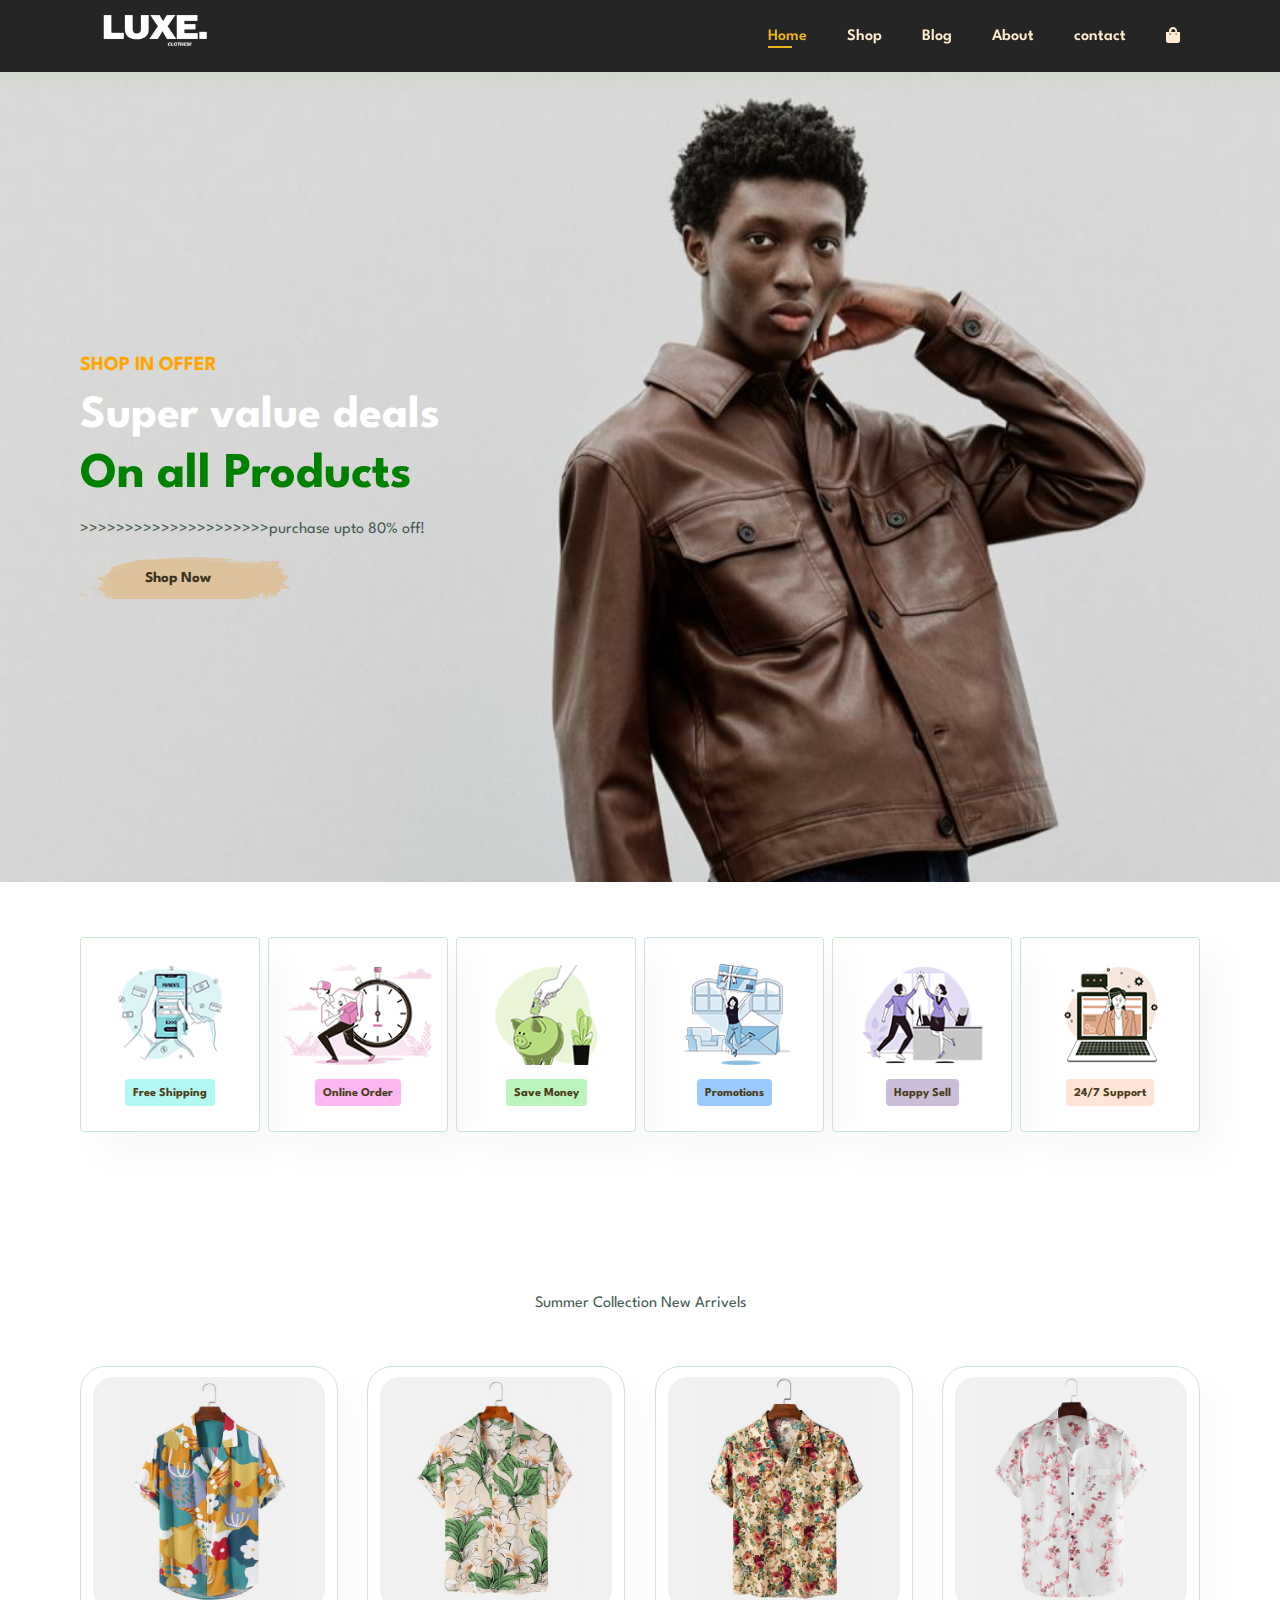
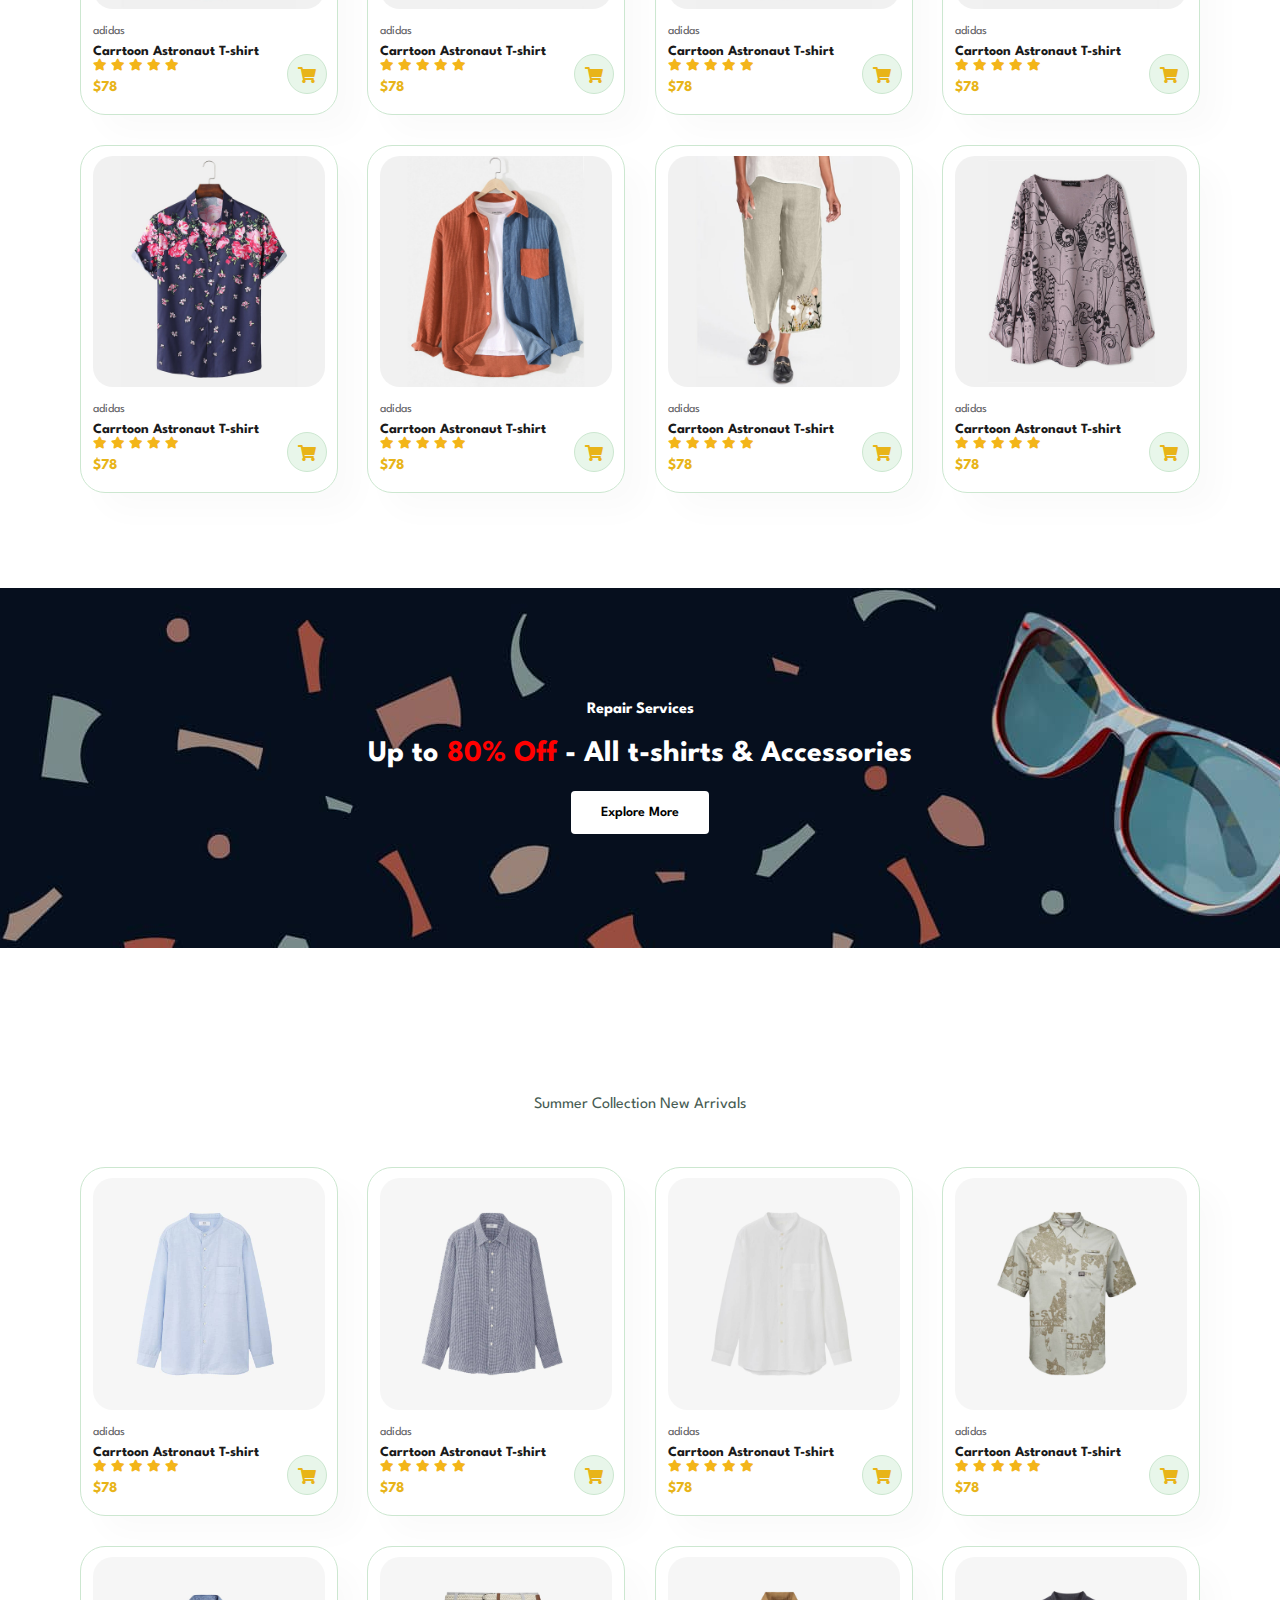
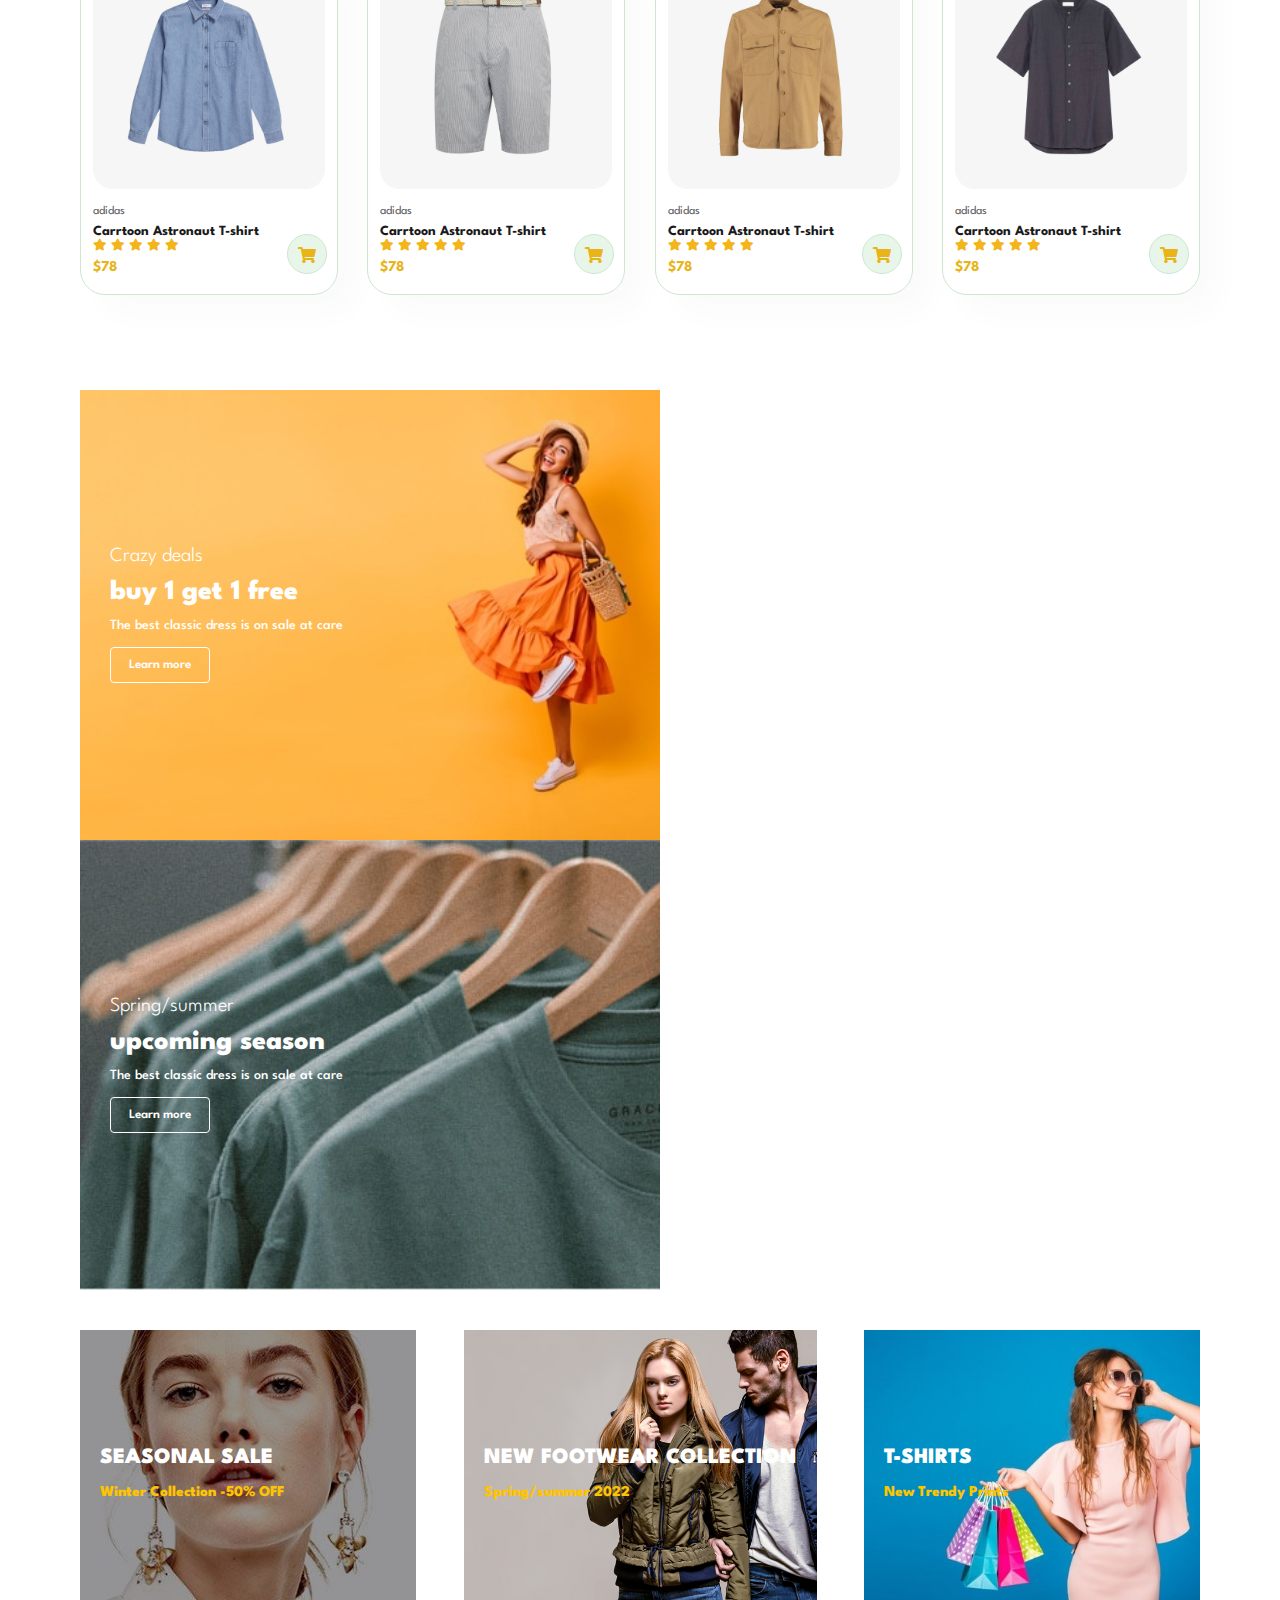
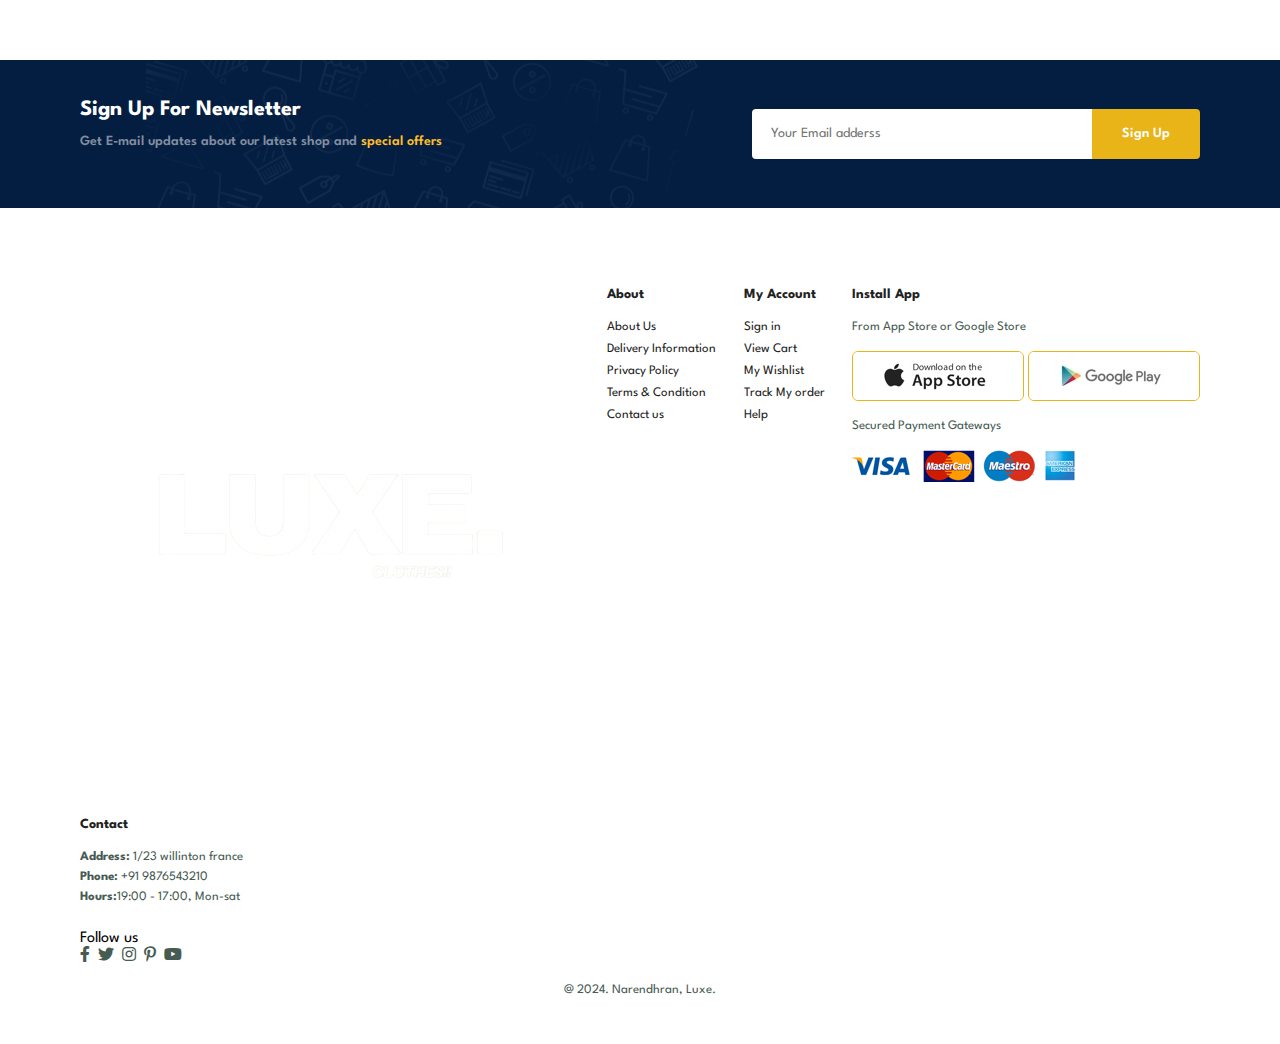
<file: index.html>
<!DOCTYPE html>
<html lang="en">
<head>
    <meta charset="UTF-8">
    <meta http-equiv="X-UA-Compatible" content="IE=edge">
    <meta name="viewport" content="width=device-width, initial-scale=1.0">
    <link rel="stylesheet" href="style.css">
    <link rel="stylesheet" href="https://use.fontawesome.com/releases/v5.15.4/css/all.css"/>
    <title>Cara</title>
    <link rel="shortcut icon" type="x-icon" href="./img/logoc.png">
</head>
<body>
    
    <section id="header">
        <a href="http://">
            <div class="logo">
                <img src="img/logo.png" class="logo" alt="" width="150">
            </div>
        </a>
        <div>
            <ul id="navbar">
                <li><a  class="active" href="index.html">Home</a></li>
                <li><a href="shop.html">Shop</a></li>
                <li><a href="blog.html">Blog</a></li>
                <li><a href="about.html">About</a></li>
                <li><a href="contact.html">contact</a></li>
                <li id="lg-bag"><a href="cart.html"><i class="fas fa-shopping-bag"></i></a></li>
                <a href="#" id="close"><i class="fa fa-times"></i></a>
            </ul>
        </div>
        <div id="mobile">
            <a href="cart.html"><i class="fas fa-shopping-bag"></i></a>
            <i id="bar" class="fas fa-outdent"></i>
        </div>
    </section>

    <section id="hero" >
        <h4>SHOP IN OFFER</h4>
        <h2>Super value deals</h2>
        <h1>On all Products</h1>
        <p>>>>>>>>>>>>>>>>>>>>>>purchase upto 80% off!</p>
        <button onclick="window.location.href='shop.html';">Shop Now</button>
    </section>

    <section id="feature" class="section-p1" >
        <div class="fe-box">
            <img src="img/features/f1.png" alt="">
            <h6>Free Shipping</h6>
        </div>
        <div class="fe-box">
            <img src="img/features/f2.png" alt="">
            <h6>Online Order</h6>
        </div>
        <div class="fe-box">
            <img src="img/features/f3.png" alt="">
            <h6>Save Money</h6>
        </div>
        <div class="fe-box">
            <img src="img/features/f4.png" alt="">
            <h6>Promotions</h6>
        </div>
        <div class="fe-box">
            <img src="img/features/f5.png" alt="">
            <h6>Happy Sell </h6>
        </div>
        <div class="fe-box">
            <img src="img/features/f6.png" alt="">
            <h6>24/7 Support</h6>
        </div>
    </section>

    <section id="product1" class="section-p1" >
        
        <h2>Featured Products</h2>
        <p>Summer Collection New Arrivels</p>
        <div class="pro-container">
            <div class="pro" onclick="window.location.href='sproduct.html';">
                <img src="img/products/f1.jpg" alt="">
                <div class="des">
                    <span>adidas</span>
                    <h5>Carrtoon Astronaut T-shirt</h5>
                    <div class="star">
                        <i class="fas fa-star"></i>
                        <i class="fas fa-star"></i>
                        <i class="fas fa-star"></i>
                        <i class="fas fa-star"></i>
                        <i class="fas fa-star"></i>
                    </div>
                    <h4>$78</h4>
                </div>
                <a href="#"><i class="fa fa-shopping-cart cart"></i></a>
            </div>
            <div class="pro">
                <img src="img/products/f2.jpg" alt="">
                <div class="des">
                    <span>adidas</span>
                    <h5>Carrtoon Astronaut T-shirt</h5>
                    <div class="star">
                        <i class="fas fa-star"></i>
                        <i class="fas fa-star"></i>
                        <i class="fas fa-star"></i>
                        <i class="fas fa-star"></i>
                        <i class="fas fa-star"></i>
                    </div>
                    <h4>$78</h4>
                </div>
                <a href="#"><i class="fa fa-shopping-cart cart"></i></a>
            </div>
            <div class="pro">
                <img src="img/products/f3.jpg" alt="">
                <div class="des">
                    <span>adidas</span>
                    <h5>Carrtoon Astronaut T-shirt</h5>
                    <div class="star">
                        <i class="fas fa-star"></i>
                        <i class="fas fa-star"></i>
                        <i class="fas fa-star"></i>
                        <i class="fas fa-star"></i>
                        <i class="fas fa-star"></i>
                    </div>
                    <h4>$78</h4>
                </div>
                <a href="#"><i class="fa fa-shopping-cart cart"></i></a>
            </div>
            <div class="pro">
                <img src="img/products/f4.jpg" alt="">
                <div class="des">
                    <span>adidas</span>
                    <h5>Carrtoon Astronaut T-shirt</h5>
                    <div class="star">
                        <i class="fas fa-star"></i>
                        <i class="fas fa-star"></i>
                        <i class="fas fa-star"></i>
                        <i class="fas fa-star"></i>
                        <i class="fas fa-star"></i>
                    </div>
                    <h4>$78</h4>
                </div>
                <a href="#"><i class="fa fa-shopping-cart cart"></i></a>
            </div>
            <div class="pro">
                <img src="img/products/f5.jpg" alt="">
                <div class="des">
                    <span>adidas</span>
                    <h5>Carrtoon Astronaut T-shirt</h5>
                    <div class="star">
                        <i class="fas fa-star"></i>
                        <i class="fas fa-star"></i>
                        <i class="fas fa-star"></i>
                        <i class="fas fa-star"></i>
                        <i class="fas fa-star"></i>
                    </div>
                    <h4>$78</h4>
                </div>
                <a href="#"><i class="fa fa-shopping-cart cart"></i></a>
            </div>
            <div class="pro">
                <img src="img/products/f6.jpg" alt="">
                <div class="des">
                    <span>adidas</span>
                    <h5>Carrtoon Astronaut T-shirt</h5>
                    <div class="star">
                        <i class="fas fa-star"></i>
                        <i class="fas fa-star"></i>
                        <i class="fas fa-star"></i>
                        <i class="fas fa-star"></i>
                        <i class="fas fa-star"></i>
                    </div>
                    <h4>$78</h4>
                </div>
                <a href="#"><i class="fa fa-shopping-cart cart"></i></a>
            </div>
            <div class="pro">
                <img src="img/products/f7.jpg" alt="">
                <div class="des">
                    <span>adidas</span>
                    <h5>Carrtoon Astronaut T-shirt</h5>
                    <div class="star">
                        <i class="fas fa-star"></i>
                        <i class="fas fa-star"></i>
                        <i class="fas fa-star"></i>
                        <i class="fas fa-star"></i>
                        <i class="fas fa-star"></i>
                    </div>
                    <h4>$78</h4>
                </div>
                <a href="#"><i class="fa fa-shopping-cart cart"></i></a>
            </div>
            <div class="pro">
                <img src="img/products/f8.jpg" alt="">
                <div class="des">
                    <span>adidas</span>
                    <h5>Carrtoon Astronaut T-shirt</h5>
                    <div class="star">
                        <i class="fas fa-star"></i>
                        <i class="fas fa-star"></i>
                        <i class="fas fa-star"></i>
                        <i class="fas fa-star"></i>
                        <i class="fas fa-star"></i>
                    </div>
                    <h4>$78</h4>
                </div>
                <a href="#"><i class="fa fa-shopping-cart cart"></i></a>
            </div>
        </div>
    </section>

    <section id="banner" class="section-m1">
        <h4>Repair Services</h4>
        <h2>Up to <span>80% Off</span>  - All t-shirts & Accessories</h2>
        <button class="normal" onclick="window.location.href='shop.html';">Explore More</button>
    </section>

    <section id="product1" class="section-p1" >
        <h2>New Arrivals</h2>
        <p>Summer Collection New Arrivals</p>
        <div class="pro-container">
            <div class="pro">
                <img src="img/products/n1.jpg" alt="">
                <div class="des">
                    <span>adidas</span>
                    <h5>Carrtoon Astronaut T-shirt</h5>
                    <div class="star">
                        <i class="fas fa-star"></i>
                        <i class="fas fa-star"></i>
                        <i class="fas fa-star"></i>
                        <i class="fas fa-star"></i>
                        <i class="fas fa-star"></i>
                    </div>
                    <h4>$78</h4>
                </div>
                <a href="#"><i class="fa fa-shopping-cart cart"></i></a>
            </div>
            <div class="pro">
                <img src="img/products/n2.jpg" alt="">
                <div class="des">
                    <span>adidas</span>
                    <h5>Carrtoon Astronaut T-shirt</h5>
                    <div class="star">
                        <i class="fas fa-star"></i>
                        <i class="fas fa-star"></i>
                        <i class="fas fa-star"></i>
                        <i class="fas fa-star"></i>
                        <i class="fas fa-star"></i>
                    </div>
                    <h4>$78</h4>
                </div>
                <a href="#"><i class="fa fa-shopping-cart cart"></i></a>
            </div>
            <div class="pro">
                <img src="img/products/n3.jpg" alt="">
                <div class="des">
                    <span>adidas</span>
                    <h5>Carrtoon Astronaut T-shirt</h5>
                    <div class="star">
                        <i class="fas fa-star"></i>
                        <i class="fas fa-star"></i>
                        <i class="fas fa-star"></i>
                        <i class="fas fa-star"></i>
                        <i class="fas fa-star"></i>
                    </div>
                    <h4>$78</h4>
                </div>
                <a href="#"><i class="fa fa-shopping-cart cart"></i></a>
            </div>
            <div class="pro">
                <img src="img/products/n4.jpg" alt="">
                <div class="des">
                    <span>adidas</span>
                    <h5>Carrtoon Astronaut T-shirt</h5>
                    <div class="star">
                        <i class="fas fa-star"></i>
                        <i class="fas fa-star"></i>
                        <i class="fas fa-star"></i>
                        <i class="fas fa-star"></i>
                        <i class="fas fa-star"></i>
                    </div>
                    <h4>$78</h4>
                </div>
                <a href="#"><i class="fa fa-shopping-cart cart"></i></a>
            </div>
            <div class="pro">
                <img src="img/products/n5.jpg" alt="">
                <div class="des">
                    <span>adidas</span>
                    <h5>Carrtoon Astronaut T-shirt</h5>
                    <div class="star">
                        <i class="fas fa-star"></i>
                        <i class="fas fa-star"></i>
                        <i class="fas fa-star"></i>
                        <i class="fas fa-star"></i>
                        <i class="fas fa-star"></i>
                    </div>
                    <h4>$78</h4>
                </div>
                <a href="#"><i class="fa fa-shopping-cart cart"></i></a>
            </div>
            <div class="pro">
                <img src="img/products/n6.jpg" alt="">
                <div class="des">
                    <span>adidas</span>
                    <h5>Carrtoon Astronaut T-shirt</h5>
                    <div class="star">
                        <i class="fas fa-star"></i>
                        <i class="fas fa-star"></i>
                        <i class="fas fa-star"></i>
                        <i class="fas fa-star"></i>
                        <i class="fas fa-star"></i>
                    </div>
                    <h4>$78</h4>
                </div>
                <a href="#"><i class="fa fa-shopping-cart cart"></i></a>
            </div>
            <div class="pro">
                <img src="img/products/n7.jpg" alt="">
                <div class="des">
                    <span>adidas</span>
                    <h5>Carrtoon Astronaut T-shirt</h5>
                    <div class="star">
                        <i class="fas fa-star"></i>
                        <i class="fas fa-star"></i>
                        <i class="fas fa-star"></i>
                        <i class="fas fa-star"></i>
                        <i class="fas fa-star"></i>
                    </div>
                    <h4>$78</h4>
                </div>
                <a href="#"><i class="fa fa-shopping-cart cart"></i></a>
            </div>
            <div class="pro">
                <img src="img/products/n8.jpg" alt="">
                <div class="des">
                    <span>adidas</span>
                    <h5>Carrtoon Astronaut T-shirt</h5>
                    <div class="star">
                        <i class="fas fa-star"></i>
                        <i class="fas fa-star"></i>
                        <i class="fas fa-star"></i>
                        <i class="fas fa-star"></i>
                        <i class="fas fa-star"></i>
                    </div>
                    <h4>$78</h4>
                </div>
                <a href="#"><i class="fa fa-shopping-cart cart"></i></a>
            </div>
        </div>
    </section>

    <section id="sm-banner" class="section-p1">
        <div class="banner-box">
            <h4>Crazy deals</h4>
            <h2>buy 1 get 1 free</h2>
            <span>The best classic dress is on sale at care</span>
            <button class="white">Learn more</button>
        </div>
        <div class="banner-box banner-box2">
            <h4>Spring/summer</h4>
            <h2>upcoming season</h2>
            <span>The best classic dress is on sale at care</span>
            <button class="white">Learn more</button>
        </div>
    </section>

    <section id="banner3">
        <div class="banner-box ">
          
            <h2>SEASONAL SALE</h2>
            <h3>Winter Collection -50% OFF</h3>
           
        </div>
    
        <div class="banner-box banner-box2">
          
            <h2>NEW FOOTWEAR COLLECTION</h2>
            <h3>Spring/summer 2022</h3>
           
        </div>

        <div class="banner-box banner-box3">
          
            <h2>T-SHIRTS</h2>
            <h3>New Trendy Prints</h3>
           
        </div>
     
    </section>

    <section id="newsletter" class="section-p1 section-m1">
        <div class="newstext">
            <h4>Sign Up For Newsletter</h4>
            <p>Get E-mail updates about our latest shop and <span>special offers</span></p>
        </div>

        <div class="form">
            <input type="text" placeholder="Your Email adderss">
            <button class="normal">Sign Up</button>
        </div>
    </section>

    <footer class="section-p1">
        <div class="col">
            <img class="logo" src="img/logo.png" alt="">
            <h4>Contact</h4>
            <p><strong>Address:</strong> 1/23 willinton france</p>
            <p><strong>Phone:</strong> +91 9876543210 </p>
            <p><strong>Hours:</strong>19:00 - 17:00, Mon-sat</p>
            <div class="follow">
                Follow us
                <div class="icons">
                    <i class="fab fa-facebook-f"></i>
                    <i class="fab fa-twitter"></i>
                    <i class="fab fa-instagram"></i>
                    <i class="fab fa-pinterest-p"></i>
                    <i class="fab fa-youtube"></i>
                </div>
            </div>
        </div>

        <div class="col">
            <h4>About</h4>
            <a href="">About Us</a>
            <a href="">Delivery Information</a>
            <a href="">Privacy Policy</a>
            <a href="">Terms & Condition</a>
            <a href="">Contact us</a>
        </div>

        <div class="col">
            <h4>My Account</h4>
            <a href="">Sign in</a>
            <a href="">View Cart</a>
            <a href="">My Wishlist</a>
            <a href="">Track My order</a>
            <a href="">Help</a>
        </div>
        <div class="col install">
            <h4>Install App</h4>
            <p>From App Store or Google Store</p>
            <div class="row">
                <img src="img/pay/app.jpg" alt="">
                <img src="img/pay/play.jpg" alt="">
            </div>
            <p>Secured Payment Gateways</p>
            <img src="img/pay/pay.png" alt="">  
        </div>

        <div class="copyright">
            <p>@ 2024. Narendhran, Luxe.</p>
        </div>
    </footer>

    <script src="script.js"></script>
</body>
</html>
</file>
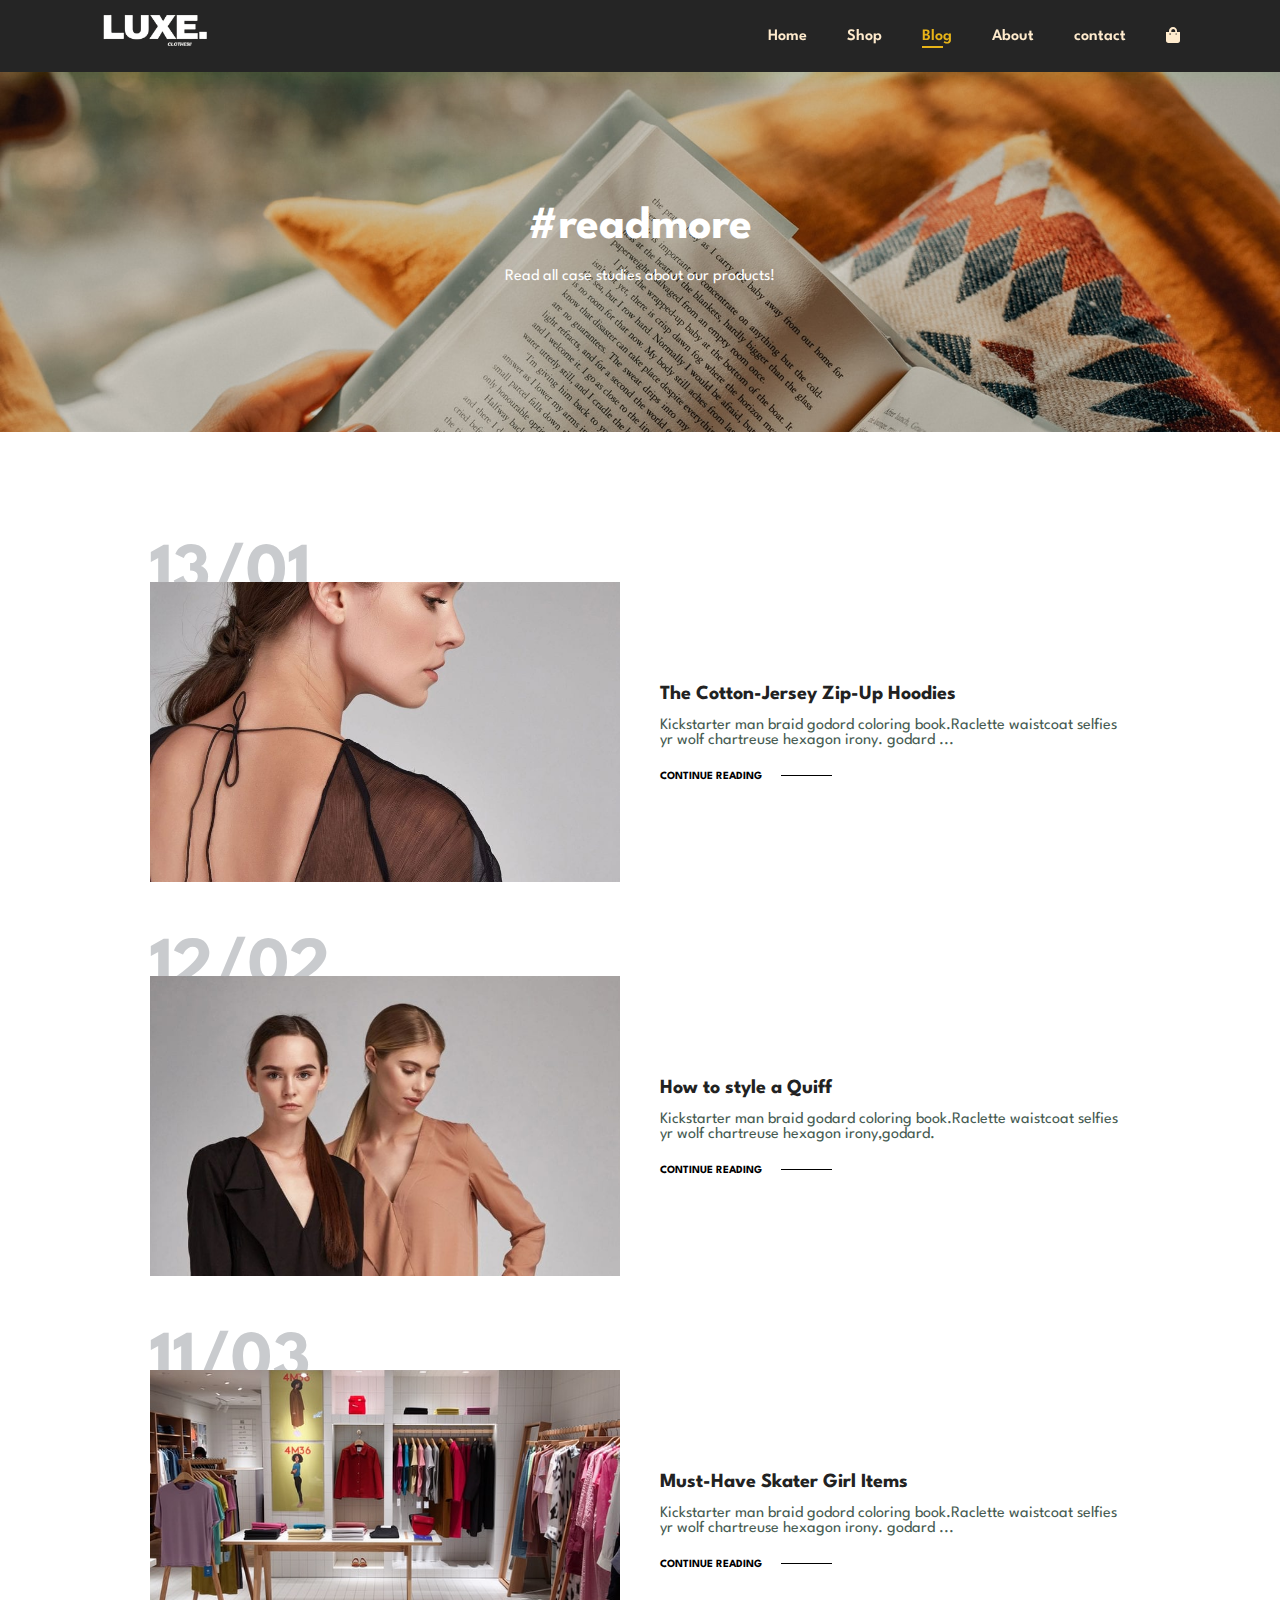
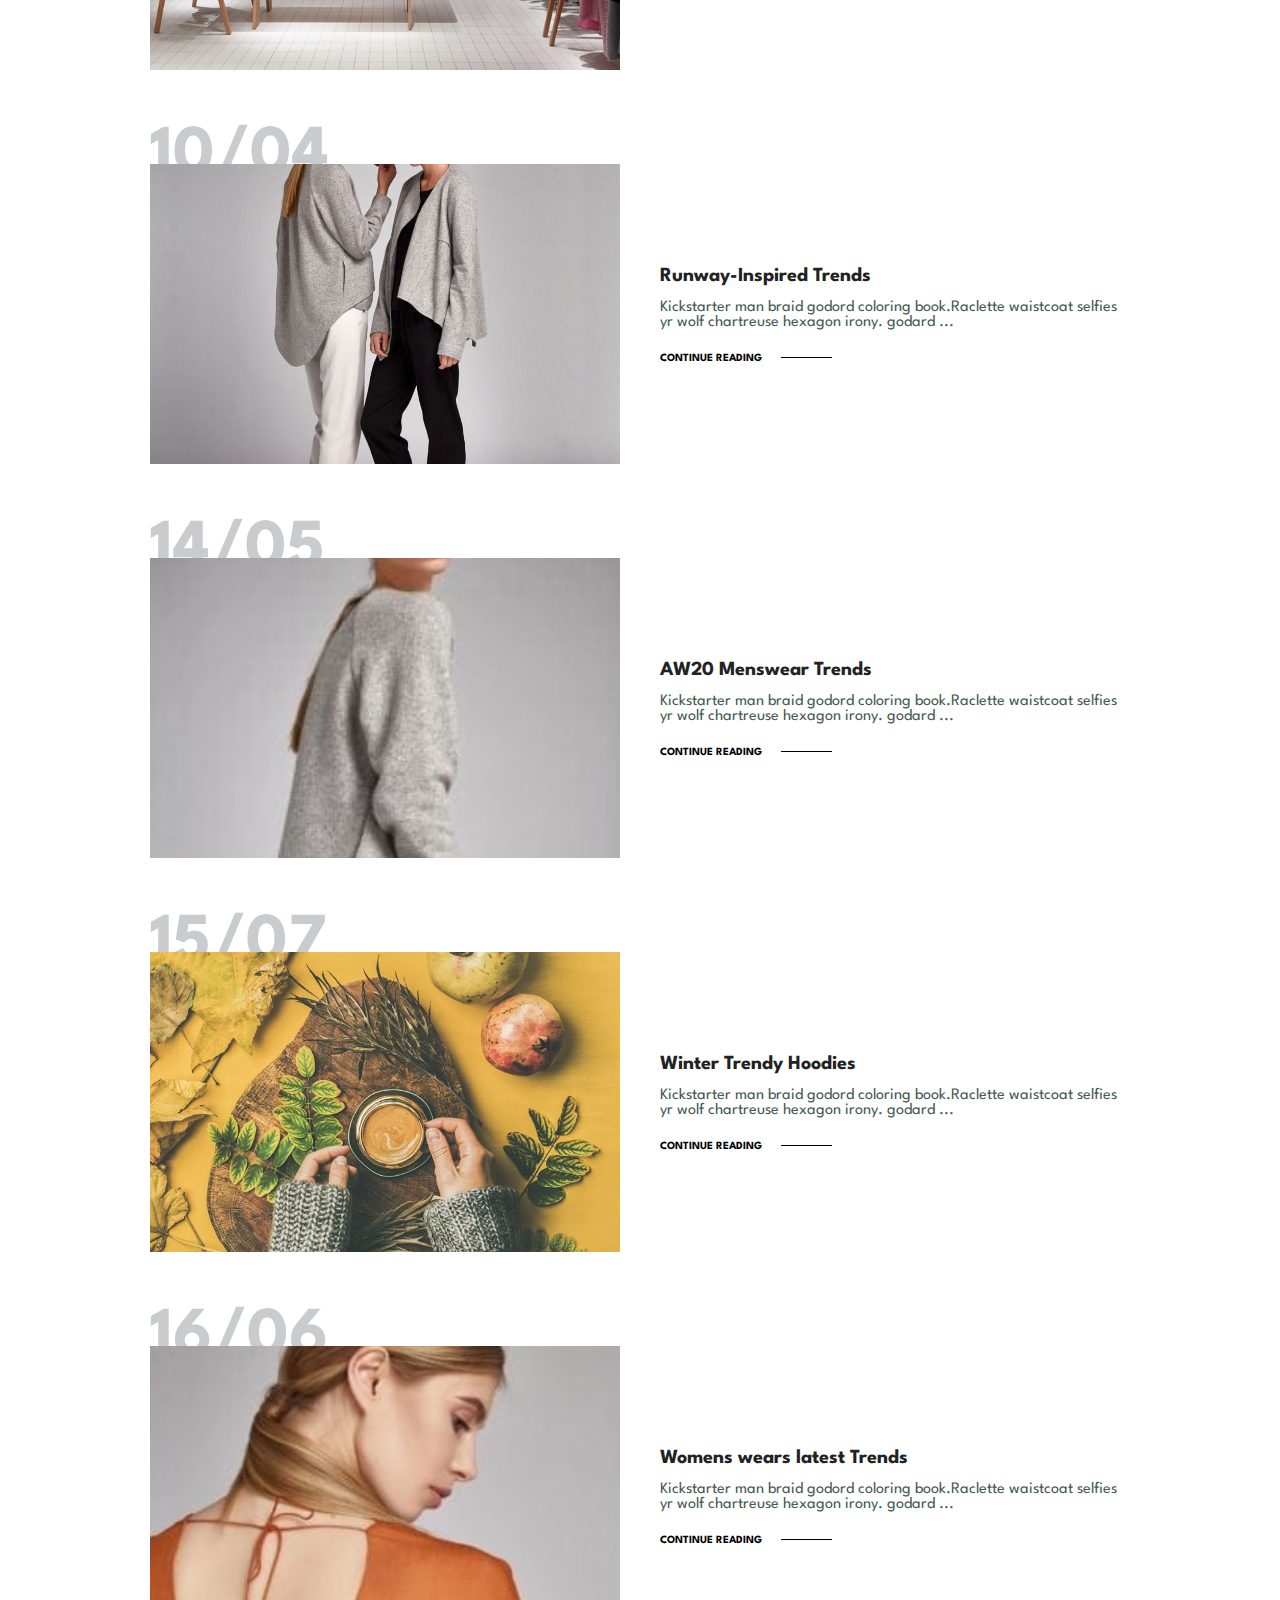
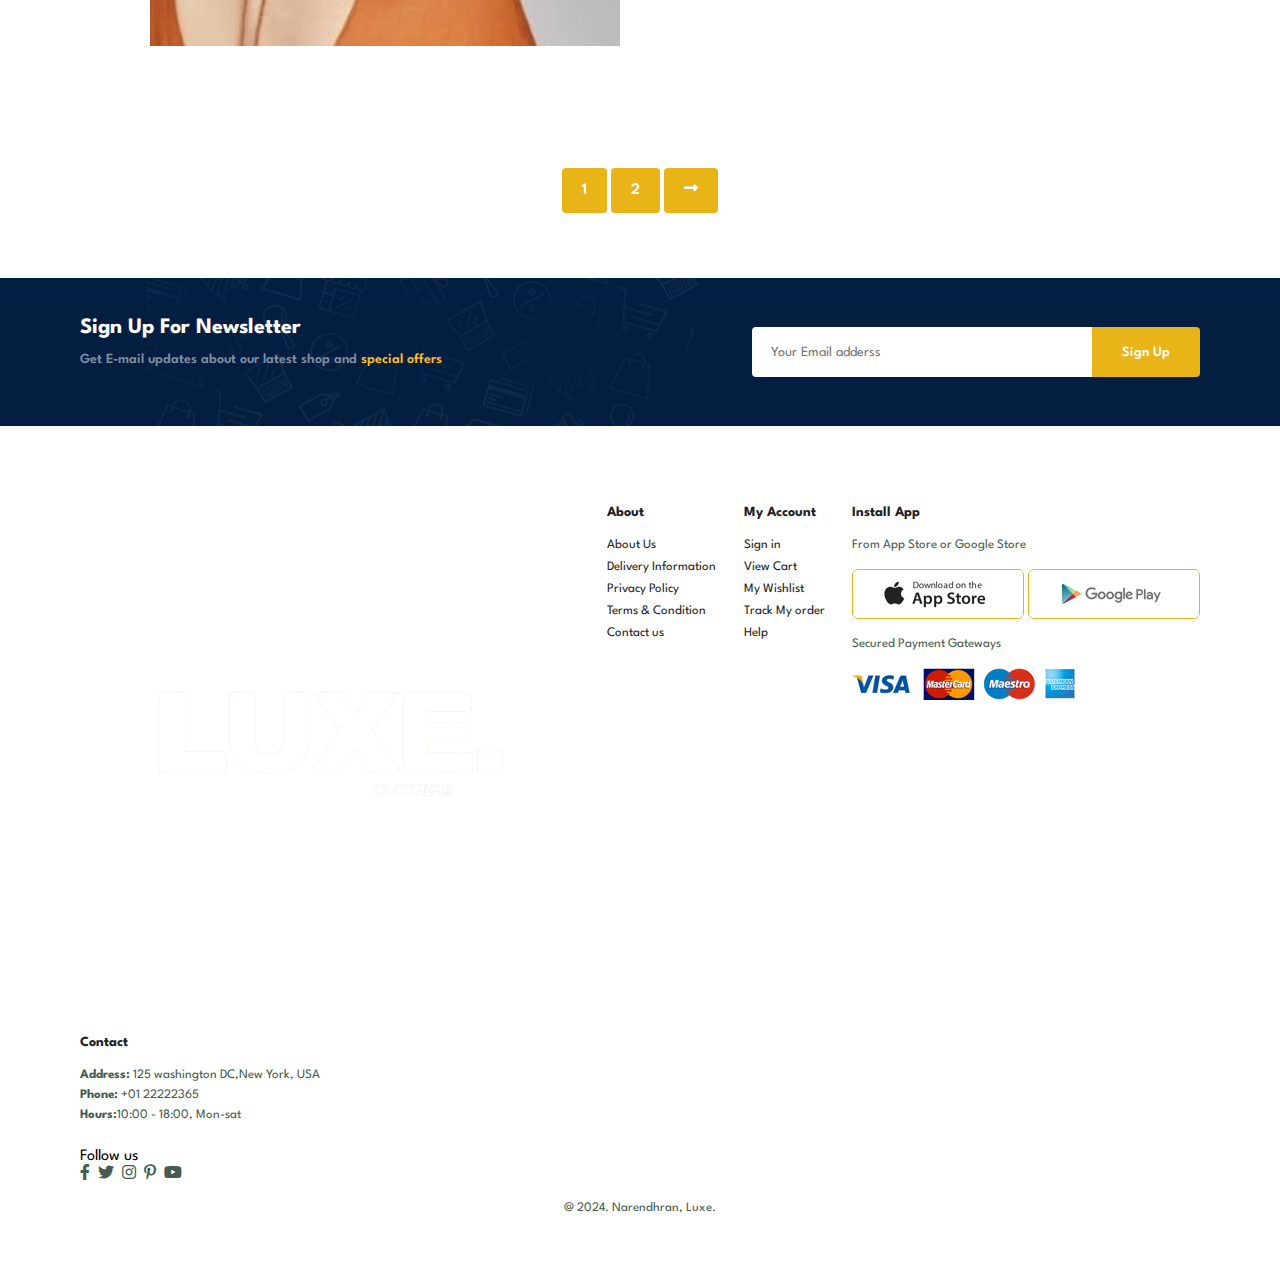
<file: blog.html>
<!DOCTYPE html>
<html lang="en">
<head>
    <meta charset="UTF-8">
    <meta http-equiv="X-UA-Compatible" content="IE=edge">
    <meta name="viewport" content="width=device-width, initial-scale=1.0">
    <link rel="stylesheet" href="style.css">
    <link rel="stylesheet" href="https://use.fontawesome.com/releases/v5.15.4/css/all.css"/>
    <title>Cara</title>
</head>
<body>
    
    <section id="header">
        <a href="http://">
            <img src="img/logo.png" class="logo" alt="" width="150">
        </a>
        <div>
            <ul id="navbar">
                <li><a   href="index.html">Home</a></li>
                <li><a  href="shop.html">Shop</a></li>
                <li><a class="active" href="blog.html">Blog</a></li>
                <li><a href="about.html">About</a></li>
                <li><a href="contact.html">contact</a></li>
                <li id="lg-bag"><a href="cart.html"><i class="fas fa-shopping-bag"></i></a></li>
                <a href="#" id="close"><i class="fa fa-times"></i></a>
            </ul>
        </div>
        <div id="mobile">
            <a href="cart.html"><i class="fas fa-shopping-bag"></i></a>
            <i id="bar" class="fas fa-outdent"></i>
        </div>
    </section>

    <section id="page-header" class="blog-header" >
        <h2>#readmore</h2>
        <p>Read all case studies about our products!</p>
    </section>

    <section id="blog">
        <div class="blog-box">
            <div class="blog-img">
                <img src="img/blog/b1.jpg" alt="">
            </div>
            <div class="blog-details">
                <h4>The Cotton-Jersey Zip-Up Hoodies</h4>
                <p>Kickstarter man braid godord coloring book.Raclette
                    waistcoat selfies yr wolf chartreuse hexagon irony.
                    godard ...</p>
                    <a href="">CONTINUE READING</a>
            </div>
            <h1>13/01</h1>
        </div>
        <div class="blog-box">
            <div class="blog-img">
                <img src="img/blog/b2.jpg" alt="">
            </div>
            <div class="blog-details">
                <h4>How to style a Quiff</h4>
                <p>Kickstarter man braid godard coloring book.Raclette waistcoat selfies
                    yr wolf chartreuse hexagon irony,godard.</p>
                    <a href="">CONTINUE READING</a>
            </div>
            <h1>12/02</h1>
        </div>
        <div class="blog-box">
            <div class="blog-img">
                <img src="img/blog/b3.jpg" alt="">
            </div>
            <div class="blog-details">
                <h4>Must-Have Skater Girl Items</h4>
                <p>Kickstarter man braid godord coloring book.Raclette
                    waistcoat selfies yr wolf chartreuse hexagon irony.
                    godard ...</p>
                    <a href="">CONTINUE READING</a>
            </div>
            <h1>11/03</h1>
        </div>
        <div class="blog-box">
            <div class="blog-img">
                <img src="img/blog/b4.jpg" alt="">
            </div>
            <div class="blog-details">
                <h4>Runway-Inspired Trends</h4>
                <p>Kickstarter man braid godord coloring book.Raclette
                    waistcoat selfies yr wolf chartreuse hexagon irony.
                    godard ...</p>
                    <a href="">CONTINUE READING</a>
            </div>
            <h1>10/04</h1>
        </div>
        <div class="blog-box">
            <div class="blog-img">
                <img src="img/blog/b5.jpg" alt="">
            </div>
            <div class="blog-details">
                <h4>AW20 Menswear Trends</h4>
                <p>Kickstarter man braid godord coloring book.Raclette
                    waistcoat selfies yr wolf chartreuse hexagon irony.
                    godard ...</p>
                    <a href="">CONTINUE READING</a>
            </div>
            <h1>14/05</h1>
        </div>
        <div class="blog-box">
            <div class="blog-img">
                <img src="img/blog/b6.jpg" alt="">
            </div>
            <div class="blog-details">
                <h4>Winter Trendy Hoodies</h4>
                <p>Kickstarter man braid godord coloring book.Raclette
                    waistcoat selfies yr wolf chartreuse hexagon irony.
                    godard ...</p>
                    <a href="">CONTINUE READING</a>
            </div>
            <h1>15/07</h1>
        </div>
        <div class="blog-box">
            <div class="blog-img">
                <img src="img/blog/b7.jpg" alt="">
            </div>
            <div class="blog-details">
                <h4>Womens wears latest Trends</h4>
                <p>Kickstarter man braid godord coloring book.Raclette
                    waistcoat selfies yr wolf chartreuse hexagon irony.
                    godard ...</p>
                    <a href="">CONTINUE READING</a>
            </div>
            <h1>16/06</h1>
        </div>
    </section>

    <section id="pagination"class="section-p1">
        <a href="#">1</a>
        <a href="#">2</a>
        <a href="#"><i class="fa fa-long-arrow-alt-right"></i></a>
    </section>

    <section id="newsletter" class="section-p1 section-m1">
        <div class="newstext">
            <h4>Sign Up For Newsletter</h4>
            <p>Get E-mail updates about our latest shop and <span>special offers</span></p>
        </div>

        <div class="form">
            <input type="text" placeholder="Your Email adderss">
            <button class="normal">Sign Up</button>
        </div>
    </section>

    <footer class="section-p1">
        <div class="col">
            <img class="logo" src="img/logo.png" alt="">
            <h4>Contact</h4>
            <p><strong>Address:</strong> 125 washington DC,New York, USA</p>
            <p><strong>Phone:</strong> +01 22222365 </p>
            <p><strong>Hours:</strong>10:00 - 18:00, Mon-sat</p>
            <div class="follow">
                Follow us
                <div class="icons">
                    <i class="fab fa-facebook-f"></i>
                    <i class="fab fa-twitter"></i>
                    <i class="fab fa-instagram"></i>
                    <i class="fab fa-pinterest-p"></i>
                    <i class="fab fa-youtube"></i>
                </div>
            </div>
        </div>

        <div class="col">
            <h4>About</h4>
            <a href="">About Us</a>
            <a href="">Delivery Information</a>
            <a href="">Privacy Policy</a>
            <a href="">Terms & Condition</a>
            <a href="">Contact us</a>
        </div>

        <div class="col">
            <h4>My Account</h4>
            <a href="">Sign in</a>
            <a href="">View Cart</a>
            <a href="">My Wishlist</a>
            <a href="">Track My order</a>
            <a href="">Help</a>
        </div>
        <div class="col install">
            <h4>Install App</h4>
            <p>From App Store or Google Store</p>
            <div class="row">
                <img src="img/pay/app.jpg" alt="">
                <img src="img/pay/play.jpg" alt="">
            </div>
            <p>Secured Payment Gateways</p>
            <img src="img/pay/pay.png" alt="">
        </div>

        <div class="copyright">
            <p>@ 2024. Narendhran, Luxe.</p>
        </div>
    </footer>

    <script src="script.js"></script>
</body>
</html>
</file>
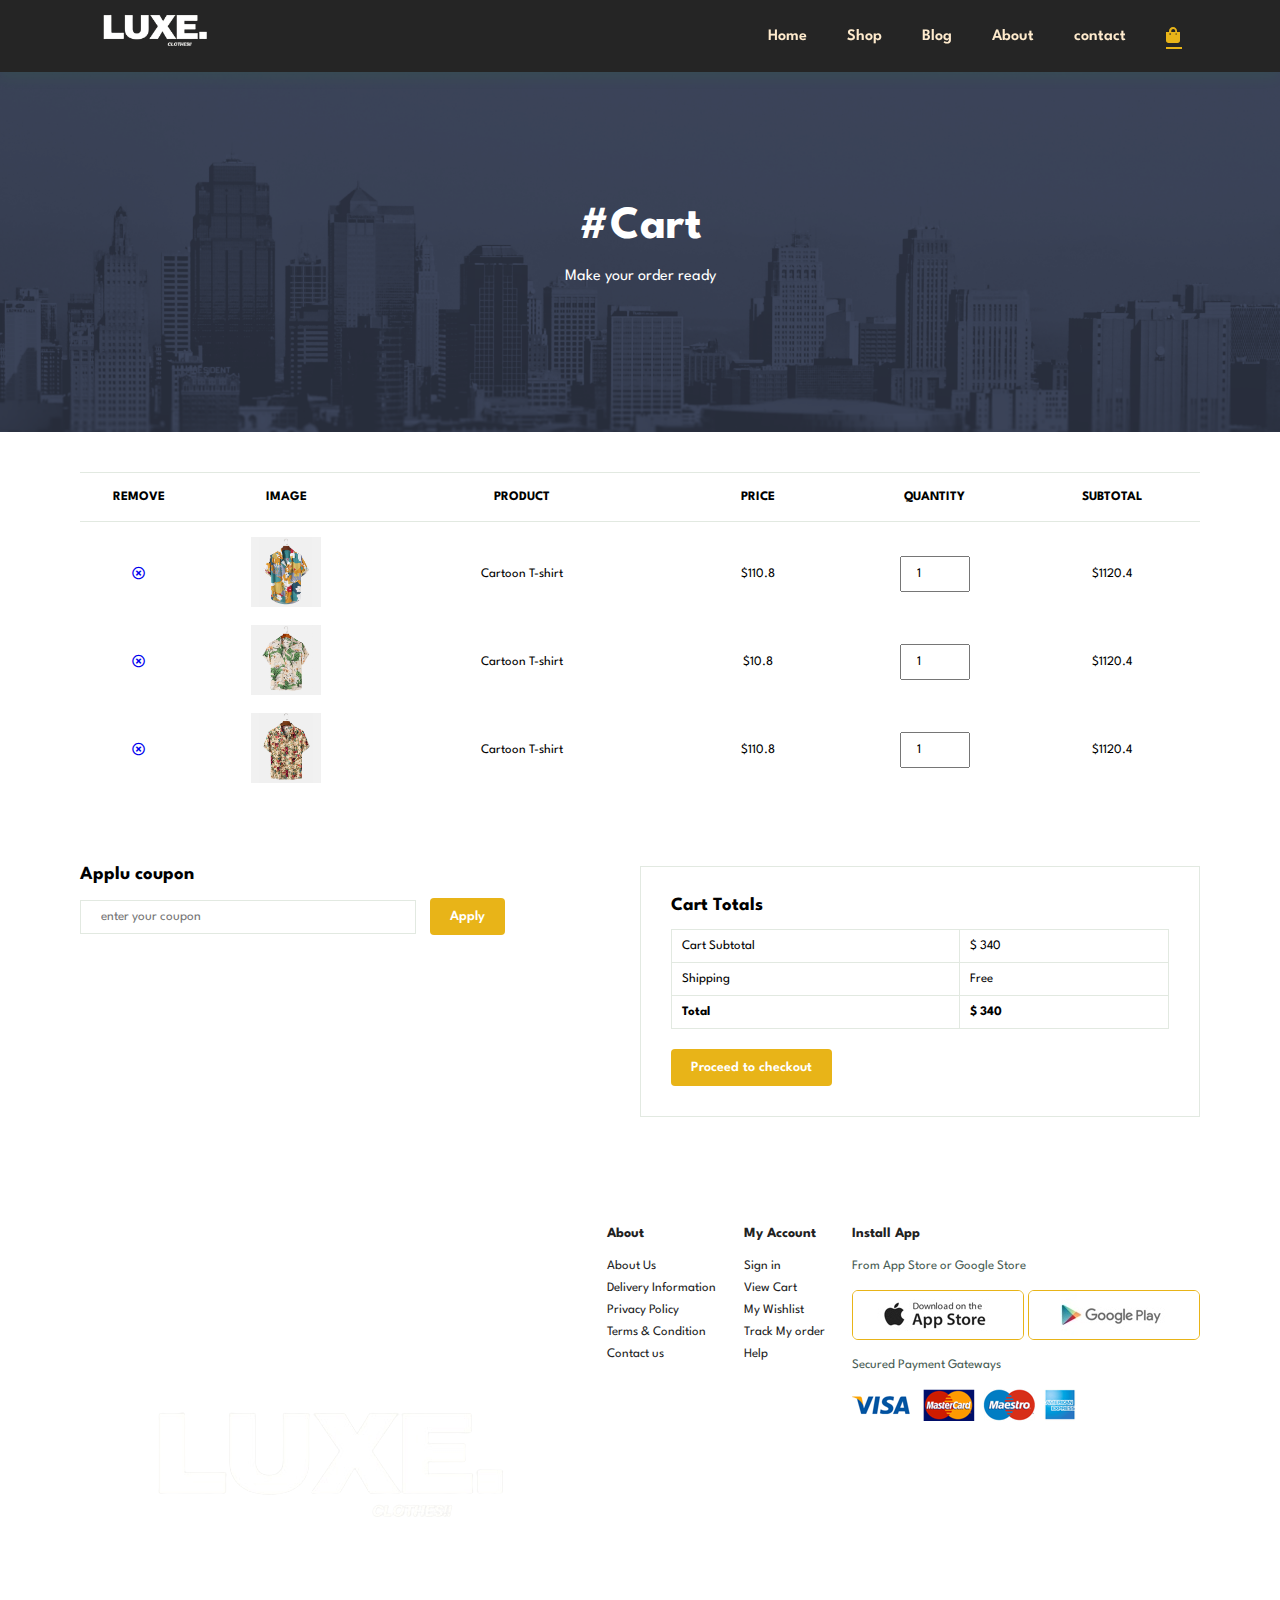
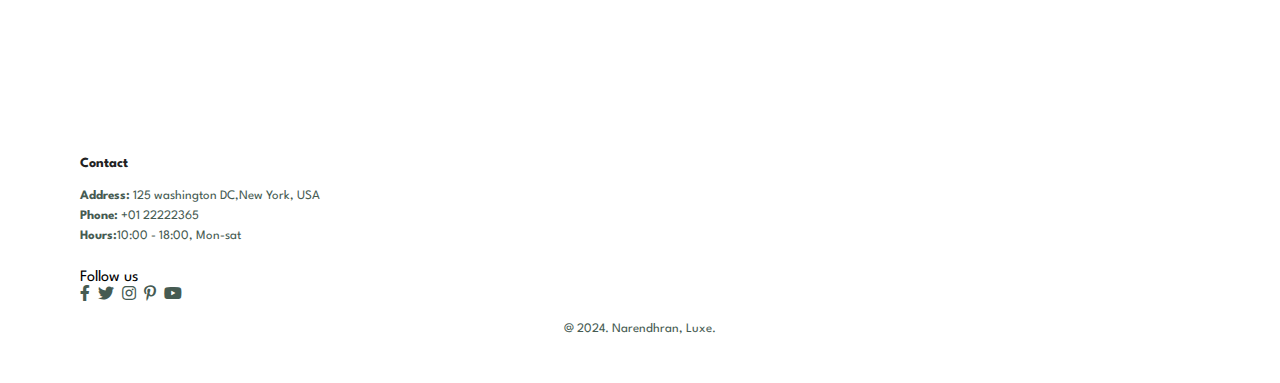
<file: cart.html>
<!DOCTYPE html>
<html lang="en">
<head>
    <meta charset="UTF-8">
    <meta http-equiv="X-UA-Compatible" content="IE=edge">
    <meta name="viewport" content="width=device-width, initial-scale=1.0">
    <link rel="stylesheet" href="style.css">
    <link rel="stylesheet" href="https://use.fontawesome.com/releases/v5.15.4/css/all.css"/>
    <title>Cara</title>
</head>
<body>
    
    <section id="header">
        <a href="http://">
            <img src="img/logo.png" class="logo" alt="" width="150">
        </a>
        <div>
            <ul id="navbar">
                <li><a   href="index.html">Home</a></li>
                <li><a  href="shop.html">Shop</a></li>
                <li><a  href="blog.html">Blog</a></li>
                <li><a  href="about.html">About</a></li>
                <li><a  href="contact.html">contact</a></li>
                <li id="lg-bag"><a class="active" href="cart.html"><i class="fas fa-shopping-bag"></i></a></li>
                <a href="#" id="close"><i class="fa fa-times"></i></a>
            </ul>
        </div>
        <div id="mobile">
            <a href="cart.html"><i class="fas fa-shopping-bag"></i></a>
            <i id="bar" class="fas fa-outdent"></i>
        </div>
    </section>

    <section id="page-header" class="about-header" >
        <h2>#Cart</h2>
        <p>Make your order ready</p>
    </section>

<section id="cart"  class="section-p1">
    <table width="100%">
        <thead>
            <tr>
                <td>Remove</td>
                <td>Image</td>
                <td>Product</td>
                <td>Price</td>
                <td>Quantity</td>
                <td>Subtotal</td>
            </tr>
        </thead>
        <tbody>
            <tr>
                <td><a href="#"><i class="far fa-times-circle"></i></a></td>
                <td><img src="img/products/f1.jpg" alt=""></td>
                <td>Cartoon T-shirt</td>
                <td>$110.8</td>
                <td><input type="number" value="1"></td>
                <td>$1120.4</td>
            </tr>
            <tr>
                <td><a href="#"><i class="far fa-times-circle"></i></a></td>
                <td><img src="img/products/f2.jpg" alt=""></td>
                <td>Cartoon T-shirt</td>
                <td>$10.8</td>
                <td><input type="number" value="1"></td>
                <td>$1120.4</td>
            </tr>
            <tr>
                <td><a href="#"><i class="far fa-times-circle"></i></a></td>
                <td><img src="img/products/f3.jpg" alt=""></td>
                <td>Cartoon T-shirt</td>
                <td>$110.8</td>
                <td><input type="number" value="1"></td>
                <td>$1120.4</td>
            </tr>
        </tbody>
    </table>
</section>

<section id="cart-add" class="section-p1">
    <div id="coupon" >
        <h3>Applu coupon</h3>
        <div>
            <input type="text" placeholder="enter your coupon">
            <button class="normal">Apply</button>
        </div>
    </div>

    <div id="sub-total">
        <h3>Cart Totals</h3>
        <table>
            <tr>
                <td>Cart Subtotal</td>
                <td>$ 340</td>
            </tr>
            <tr>
                <td>Shipping</td>
                <td>Free</td>
            </tr>
            <tr>
                <td><Strong>Total </Strong></td>
                <td><Strong>$ 340 </Strong></td>
            </tr>
        </table>
        <button class="normal">Proceed to checkout</button>
    </div>
</section>

    <footer class="section-p1">
        <div class="col">
            <img class="logo" src="img/logo.png" alt="">
            <h4>Contact</h4>
            <p><strong>Address:</strong> 125 washington DC,New York, USA</p>
            <p><strong>Phone:</strong> +01 22222365 </p>
            <p><strong>Hours:</strong>10:00 - 18:00, Mon-sat</p>
            <div class="follow">
                Follow us
                <div class="icons">
                    <i class="fab fa-facebook-f"></i>
                    <i class="fab fa-twitter"></i>
                    <i class="fab fa-instagram"></i>
                    <i class="fab fa-pinterest-p"></i>
                    <i class="fab fa-youtube"></i>
                </div>
            </div>
        </div>

        <div class="col">
            <h4>About</h4>
            <a href="">About Us</a>
            <a href="">Delivery Information</a>
            <a href="">Privacy Policy</a>
            <a href="">Terms & Condition</a>
            <a href="">Contact us</a>
        </div>

        <div class="col">
            <h4>My Account</h4>
            <a href="">Sign in</a>
            <a href="">View Cart</a>
            <a href="">My Wishlist</a>
            <a href="">Track My order</a>
            <a href="">Help</a>
        </div>
        <div class="col install">
            <h4>Install App</h4>
            <p>From App Store or Google Store</p>
            <div class="row">
                <img src="img/pay/app.jpg" alt="">
                <img src="img/pay/play.jpg" alt="">
            </div>
            <p>Secured Payment Gateways</p>
            <img src="img/pay/pay.png" alt="">
        </div>

        <div class="copyright">
            <p>@ 2024. Narendhran, Luxe.</p>
        </div>
    </footer>

    <script src="script.js"></script>
</body>
</html>
</file>
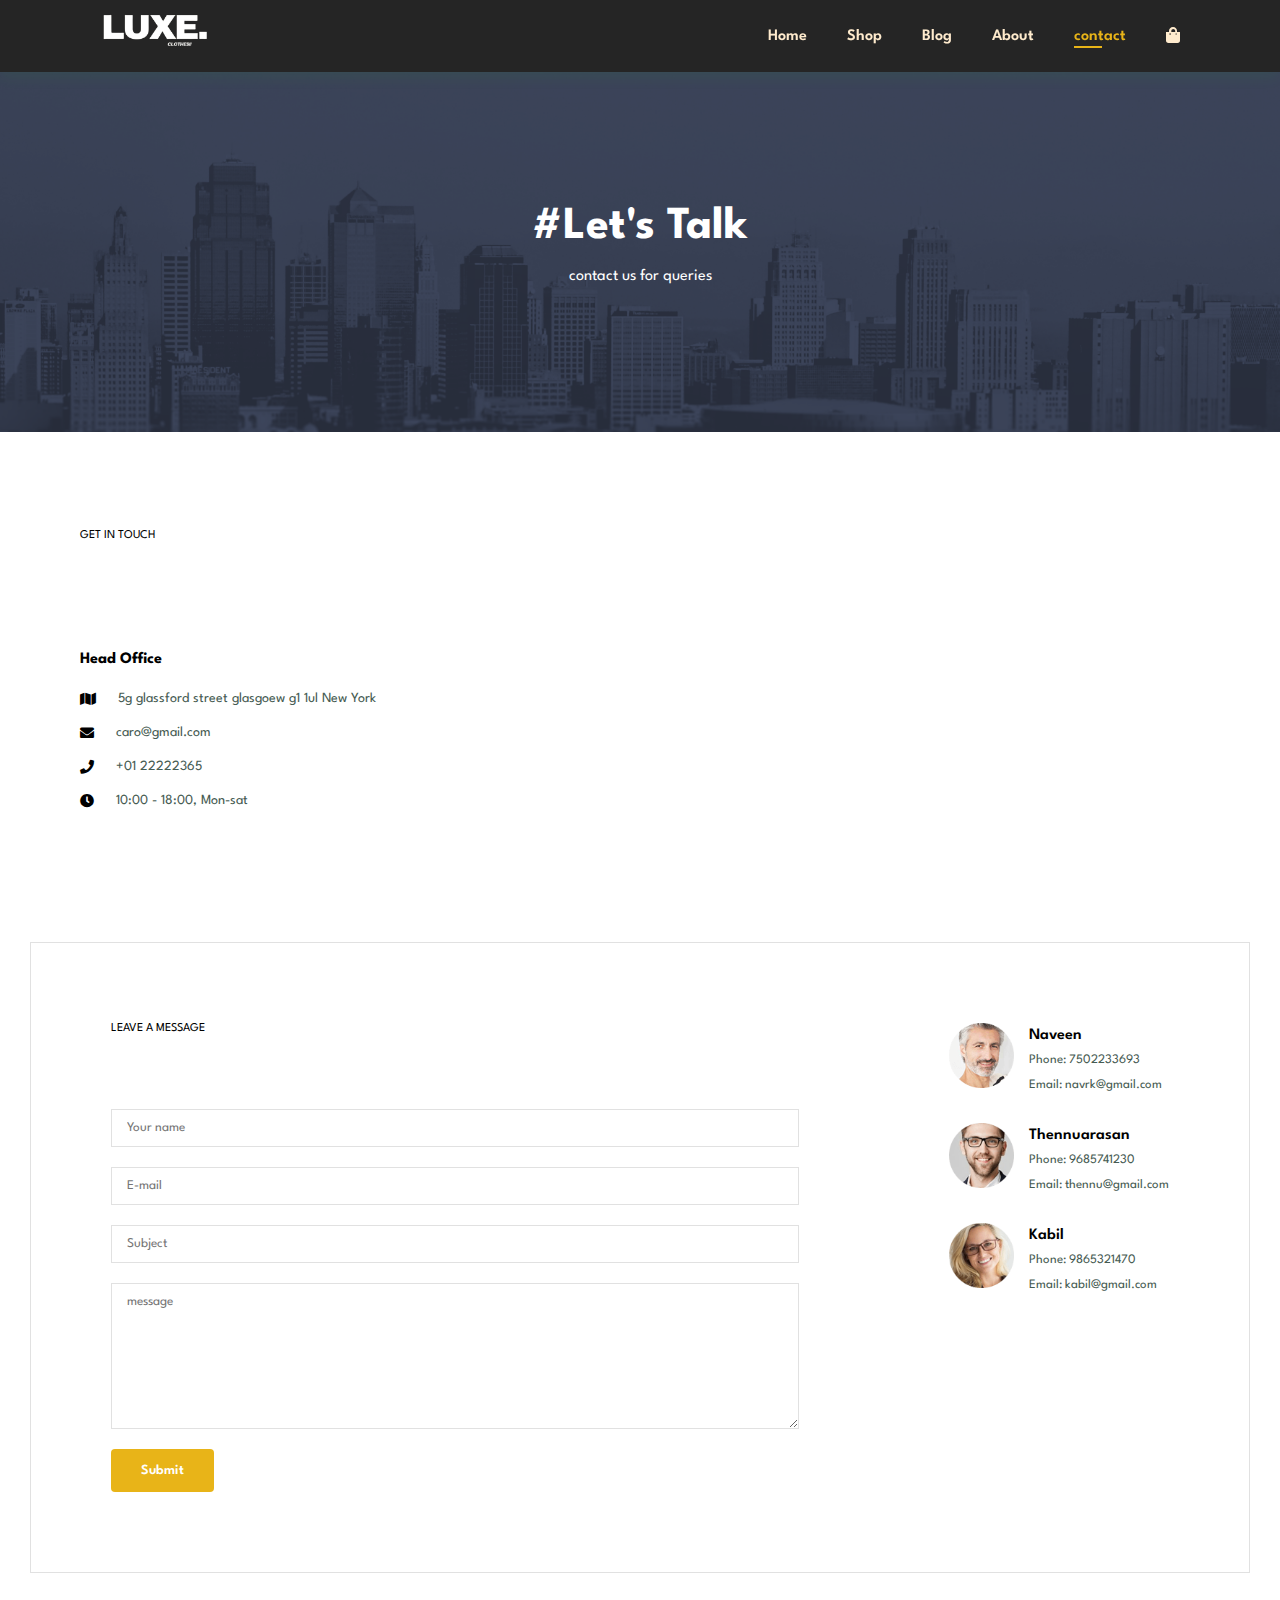
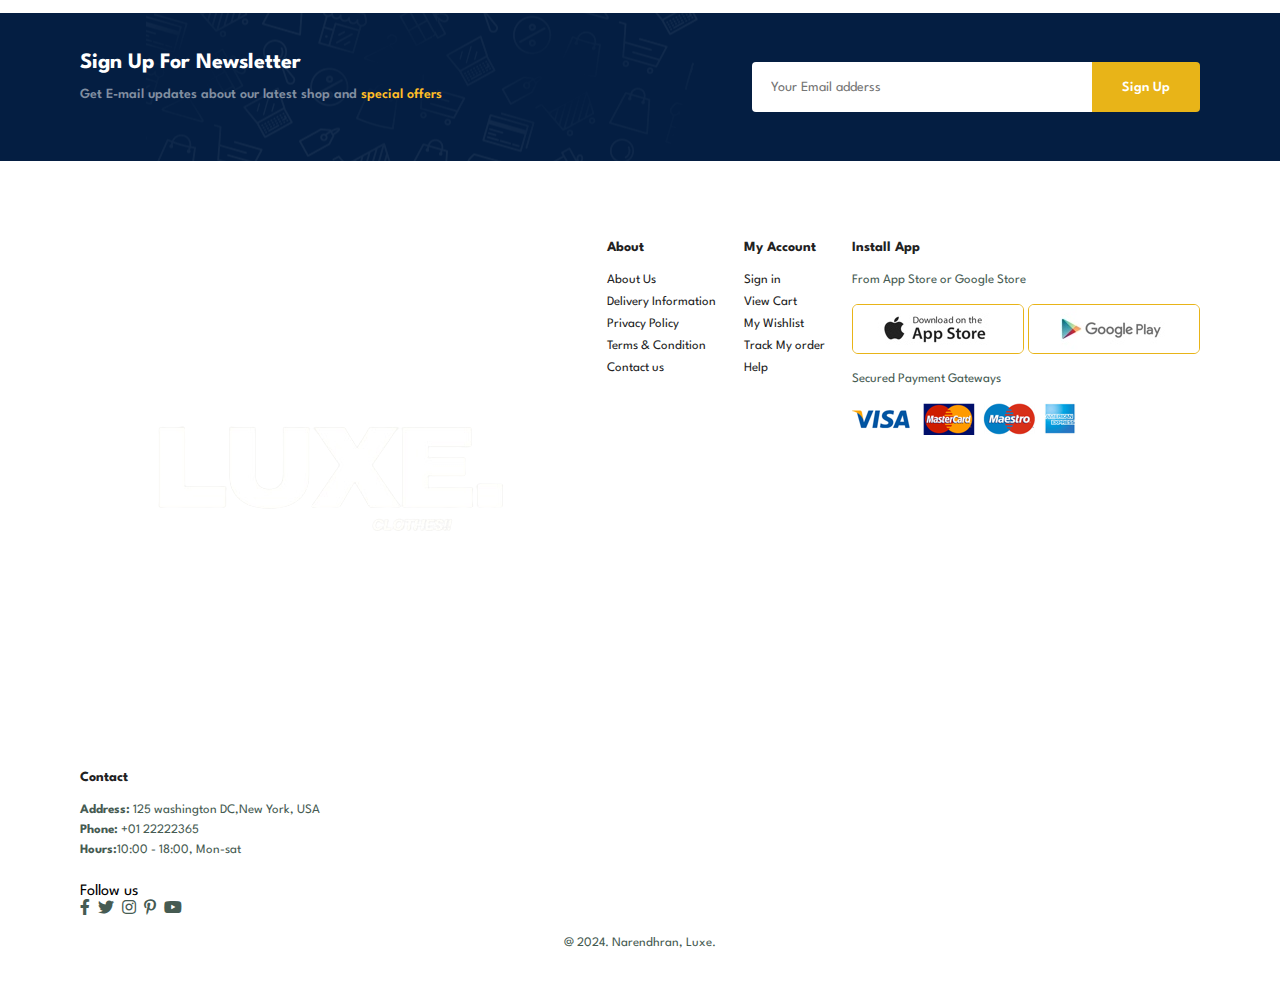
<file: contact.html>
<!DOCTYPE html>
<html lang="en">
<head>
    <meta charset="UTF-8">
    <meta http-equiv="X-UA-Compatible" content="IE=edge">
    <meta name="viewport" content="width=device-width, initial-scale=1.0">
    <link rel="stylesheet" href="style.css">
    <link rel="stylesheet" href="https://use.fontawesome.com/releases/v5.15.4/css/all.css"/>
    <title>Cara</title>
</head>
<body>
    
    <section id="header">
        <a href="http://">
            <img src="img/logo.png" class="logo" alt="" width="150">
        </a>
        <div>
            <ul id="navbar">
                <li><a   href="index.html">Home</a></li>
                <li><a  href="shop.html">Shop</a></li>
                <li><a  href="blog.html">Blog</a></li>
                <li><a  href="about.html">About</a></li>
                <li><a class="active" href="contact.html">contact</a></li>
                <li id="lg-bag"><a href="cart.html"><i class="fas fa-shopping-bag"></i></a></li>
                <a href="#" id="close"><i class="fa fa-times"></i></a>
            </ul>
        </div>
        <div id="mobile">
            <a href="cart.html"><i class="fas fa-shopping-bag"></i></a>
            <i id="bar" class="fas fa-outdent"></i>
        </div>
    </section>

    <section id="page-header" class="about-header" >
        <h2>#Let's Talk</h2>
        <p>contact us for queries</p>
    </section>
    <section id="contact-details" class="section-p1 ">
    <div class="details">
        <span>GET IN TOUCH</span>
        <H2>Visit one of our agency loaction or contact us today</H2>
        <h3>Head Office</h3>
        <div>
            <li >
            <i class="fa fa-map"></i>
            <p> 5g glassford street glasgoew g1 1ul New York</p>
            </li>
            <li >
            <i class="fas fa-envelope"></i>
            <p>caro@gmail.com</p>
            </li>
            <li >
            <i class="fa fa-phone"></i>
            <p> +01 22222365</p>
            </li>
            <li >
            <i class="fas fa-clock"></i>
            <p> 10:00 - 18:00, Mon-sat</p>
            </li>
        </div>
    </div>

    <div class="map">
        <iframe src="https://www.google.com/maps/embed?pb=!1m18!1m12!1m3!1d3915.1772932445815!2d77.02435521437754!3d11.100160756170927!2m3!1f0!2f0!3f0!3m2!1i1024!2i768!4f13.1!3m3!1m2!1s0x3ba8ee31c6cfabaf%3A0xdd51d00830a0e45!2sSNS%20College%20of%20Technology!5e0!3m2!1sen!2sin!4v1658495855512!5m2!1sen!2sin"
         width="600" height="450" style="border:0;" allowfullscreen="" loading="lazy" referrerpolicy="no-referrer-when-downgrade">
        </iframe>
    </div>
    </section>
    <section id="form-details">
        <form action="" method="get">
            <span>LEAVE A MESSAGE</span>
            <h2>We love to hear from you</h2>
            <input type="text" placeholder="Your name">
            <input type="text" placeholder="E-mail">
            <input type="text" placeholder="Subject">
            <textarea name="" id="" cols="30" rows="10" placeholder="message"></textarea>
            <button class="normal">Submit</button>
        </form>

        <div class="pepole">
            <div>
                <img src="img/people/1.png" alt="" >
                <p><span>Naveen</span> Phone: 7502233693 <br> Email: navrk@gmail.com</p>
            </div>
            <div>
                <img src="img/people/2.png" alt="" >
                <p><span>Thennuarasan</span> Phone: 9685741230 <br> Email: thennu@gmail.com</p>
            </div>
            <div>
                <img src="img/people/3.png" alt="" >
                <p><span>Kabil</span> Phone: 9865321470 <br> Email: kabil@gmail.com</p>
            </div>
        </div>
    </section>

    <section id="newsletter" class="section-p1 section-m1">
        <div class="newstext">
            <h4>Sign Up For Newsletter</h4>
            <p>Get E-mail updates about our latest shop and <span>special offers</span></p>
        </div>

        <div class="form">
            <input type="text" placeholder="Your Email adderss">
            <button class="normal">Sign Up</button>
        </div>

    </section>

    <footer class="section-p1">
        <div class="col">
            <img class="logo" src="img/logo.png" alt="">
            <h4>Contact</h4>
            <p><strong>Address:</strong> 125 washington DC,New York, USA</p>
            <p><strong>Phone:</strong> +01 22222365 </p>
            <p><strong>Hours:</strong>10:00 - 18:00, Mon-sat</p>
            <div class="follow">
                Follow us
                <div class="icons">
                    <i class="fab fa-facebook-f"></i>
                    <i class="fab fa-twitter"></i>
                    <i class="fab fa-instagram"></i>
                    <i class="fab fa-pinterest-p"></i>
                    <i class="fab fa-youtube"></i>
                </div>
            </div>
        </div>

        <div class="col">
            <h4>About</h4>
            <a href="">About Us</a>
            <a href="">Delivery Information</a>
            <a href="">Privacy Policy</a>
            <a href="">Terms & Condition</a>
            <a href="">Contact us</a>
        </div>

        <div class="col">
            <h4>My Account</h4>
            <a href="">Sign in</a>
            <a href="">View Cart</a>
            <a href="">My Wishlist</a>
            <a href="">Track My order</a>
            <a href="">Help</a>
        </div>
        <div class="col install">
            <h4>Install App</h4>
            <p>From App Store or Google Store</p>
            <div class="row">
                <img src="img/pay/app.jpg" alt="">
                <img src="img/pay/play.jpg" alt="">
            </div>
            <p>Secured Payment Gateways</p>
            <img src="img/pay/pay.png" alt="">
        </div>

        <div class="copyright">
            <p>@ 2024. Narendhran, Luxe.</p>
        </div>
    </footer>

    <script src="script.js"></script>
</body>
</html>
</file>
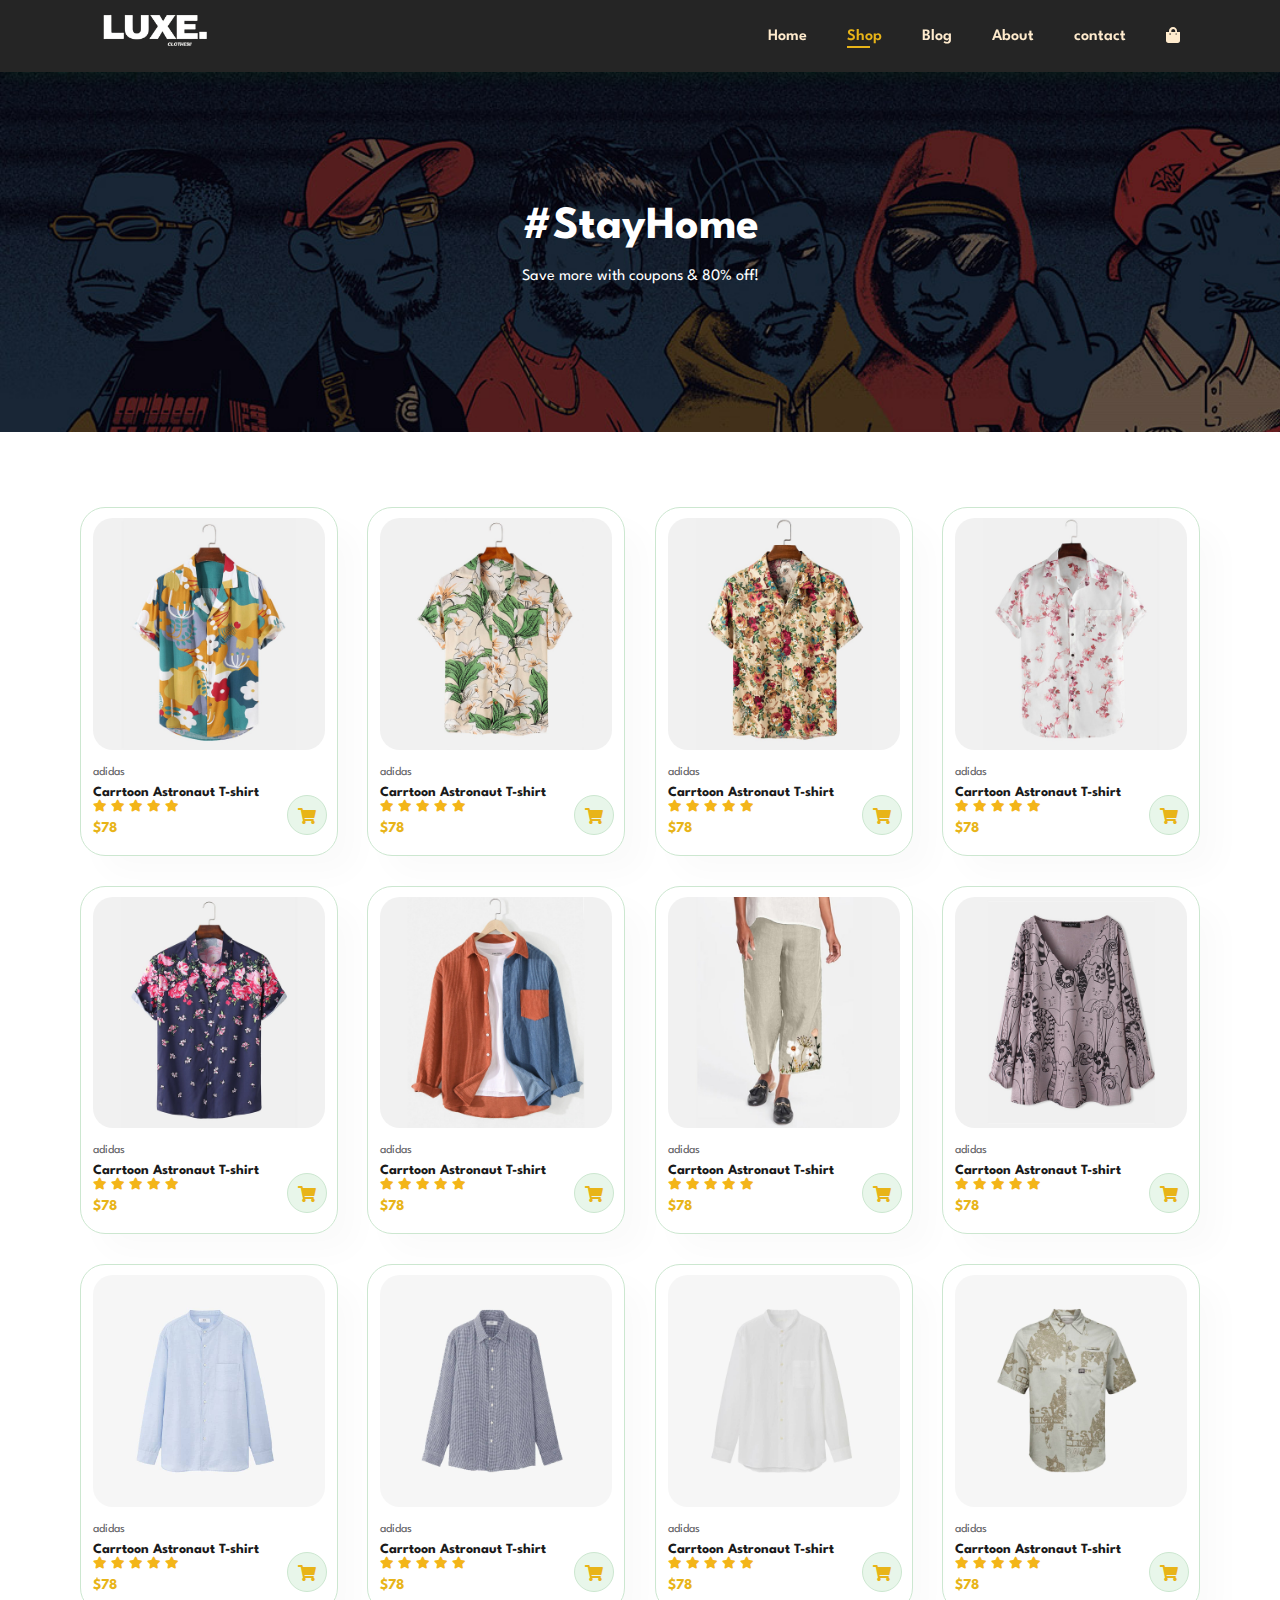
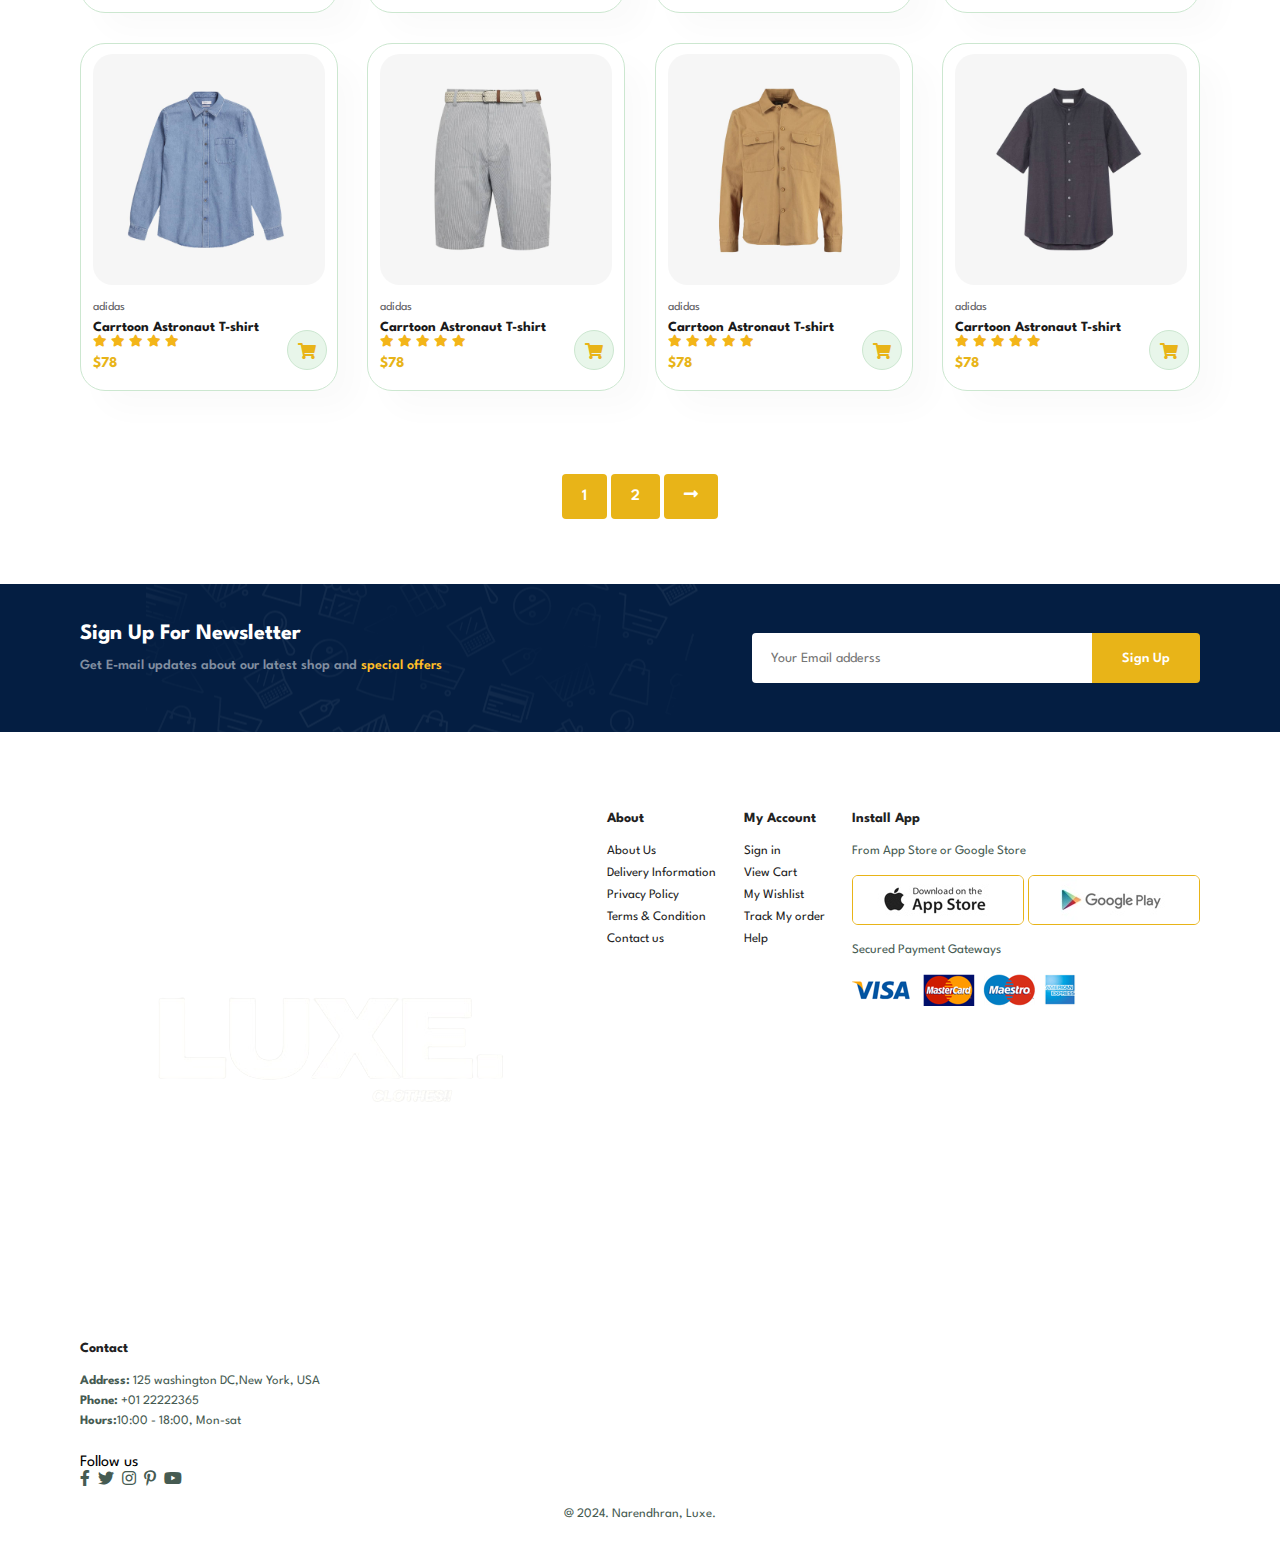
<file: shop.html>
<!DOCTYPE html>
<html lang="en">
<head>
    <meta charset="UTF-8">
    <meta http-equiv="X-UA-Compatible" content="IE=edge">
    <meta name="viewport" content="width=device-width, initial-scale=1.0">
    <link rel="stylesheet" href="style.css">
    <link rel="stylesheet" href="https://use.fontawesome.com/releases/v5.15.4/css/all.css"/>
    <title>Cara</title>
</head>
<body>
    
    <section id="header">
        <a href="http://">
            <img src="img/logo.png" class="logo" alt="" width="150">
        </a>
        <div>
            <ul id="navbar">
                <li><a   href="index.html">Home</a></li>
                <li><a class="active" href="shop.html">Shop</a></li>
                <li><a href="blog.html">Blog</a></li>
                <li><a href="about.html">About</a></li>
                <li><a href="contact.html">contact</a></li>
                <li id="lg-bag"><a href="cart.html"><i class="fas fa-shopping-bag"></i></a></li>
                <a href="#" id="close"><i class="fa fa-times"></i></a>
            </ul>
        </div>
        <div id="mobile">
            <a href="cart.html"><i class="fas fa-shopping-bag"></i></a>
            <i id="bar" class="fas fa-outdent"></i>
        </div>
    </section>

    <section id="page-header" >
        <h2>#StayHome</h2>
        <p>Save more with coupons & 80% off!</p>
    </section>


    <section id="product1" class="section-p1" >
      
        <div class="pro-container">
            <div class="pro" onclick="window.location.href='sproduct.html';">
                <img src="img/products/f1.jpg" alt="">
                <div class="des">
                    <span>adidas</span>
                    <h5>Carrtoon Astronaut T-shirt</h5>
                    <div class="star">
                        <i class="fas fa-star"></i>
                        <i class="fas fa-star"></i>
                        <i class="fas fa-star"></i>
                        <i class="fas fa-star"></i>
                        <i class="fas fa-star"></i>
                    </div>
                    <h4>$78</h4>
                </div>
                <a href="#"><i class="fa fa-shopping-cart cart"></i></a>
            </div>
            <div class="pro">
                <img src="img/products/f2.jpg" alt="">
                <div class="des">
                    <span>adidas</span>
                    <h5>Carrtoon Astronaut T-shirt</h5>
                    <div class="star">
                        <i class="fas fa-star"></i>
                        <i class="fas fa-star"></i>
                        <i class="fas fa-star"></i>
                        <i class="fas fa-star"></i>
                        <i class="fas fa-star"></i>
                    </div>
                    <h4>$78</h4>
                </div>
                <a href="#"><i class="fa fa-shopping-cart cart"></i></a>
            </div>
            <div class="pro">
                <img src="img/products/f3.jpg" alt="">
                <div class="des">
                    <span>adidas</span>
                    <h5>Carrtoon Astronaut T-shirt</h5>
                    <div class="star">
                        <i class="fas fa-star"></i>
                        <i class="fas fa-star"></i>
                        <i class="fas fa-star"></i>
                        <i class="fas fa-star"></i>
                        <i class="fas fa-star"></i>
                    </div>
                    <h4>$78</h4>
                </div>
                <a href="#"><i class="fa fa-shopping-cart cart"></i></a>
            </div>
            <div class="pro">
                <img src="img/products/f4.jpg" alt="">
                <div class="des">
                    <span>adidas</span>
                    <h5>Carrtoon Astronaut T-shirt</h5>
                    <div class="star">
                        <i class="fas fa-star"></i>
                        <i class="fas fa-star"></i>
                        <i class="fas fa-star"></i>
                        <i class="fas fa-star"></i>
                        <i class="fas fa-star"></i>
                    </div>
                    <h4>$78</h4>
                </div>
                <a href="#"><i class="fa fa-shopping-cart cart"></i></a>
            </div>
            <div class="pro">
                <img src="img/products/f5.jpg" alt="">
                <div class="des">
                    <span>adidas</span>
                    <h5>Carrtoon Astronaut T-shirt</h5>
                    <div class="star">
                        <i class="fas fa-star"></i>
                        <i class="fas fa-star"></i>
                        <i class="fas fa-star"></i>
                        <i class="fas fa-star"></i>
                        <i class="fas fa-star"></i>
                    </div>
                    <h4>$78</h4>
                </div>
                <a href="#"><i class="fa fa-shopping-cart cart"></i></a>
            </div>
            <div class="pro">
                <img src="img/products/f6.jpg" alt="">
                <div class="des">
                    <span>adidas</span>
                    <h5>Carrtoon Astronaut T-shirt</h5>
                    <div class="star">
                        <i class="fas fa-star"></i>
                        <i class="fas fa-star"></i>
                        <i class="fas fa-star"></i>
                        <i class="fas fa-star"></i>
                        <i class="fas fa-star"></i>
                    </div>
                    <h4>$78</h4>
                </div>
                <a href="#"><i class="fa fa-shopping-cart cart"></i></a>
            </div>
            <div class="pro">
                <img src="img/products/f7.jpg" alt="">
                <div class="des">
                    <span>adidas</span>
                    <h5>Carrtoon Astronaut T-shirt</h5>
                    <div class="star">
                        <i class="fas fa-star"></i>
                        <i class="fas fa-star"></i>
                        <i class="fas fa-star"></i>
                        <i class="fas fa-star"></i>
                        <i class="fas fa-star"></i>
                    </div>
                    <h4>$78</h4>
                </div>
                <a href="#"><i class="fa fa-shopping-cart cart"></i></a>
            </div>
            <div class="pro">
                <img src="img/products/f8.jpg" alt="">
                <div class="des">
                    <span>adidas</span>
                    <h5>Carrtoon Astronaut T-shirt</h5>
                    <div class="star">
                        <i class="fas fa-star"></i>
                        <i class="fas fa-star"></i>
                        <i class="fas fa-star"></i>
                        <i class="fas fa-star"></i>
                        <i class="fas fa-star"></i>
                    </div>
                    <h4>$78</h4>
                </div>
                <a href="#"><i class="fa fa-shopping-cart cart"></i></a>
            </div>
       
   
        
            <div class="pro">
                <img src="img/products/n1.jpg" alt="">
                <div class="des">
                    <span>adidas</span>
                    <h5>Carrtoon Astronaut T-shirt</h5>
                    <div class="star">
                        <i class="fas fa-star"></i>
                        <i class="fas fa-star"></i>
                        <i class="fas fa-star"></i>
                        <i class="fas fa-star"></i>
                        <i class="fas fa-star"></i>
                    </div>
                    <h4>$78</h4>
                </div>
                <a href="#"><i class="fa fa-shopping-cart cart"></i></a>
            </div>
            <div class="pro">
                <img src="img/products/n2.jpg" alt="">
                <div class="des">
                    <span>adidas</span>
                    <h5>Carrtoon Astronaut T-shirt</h5>
                    <div class="star">
                        <i class="fas fa-star"></i>
                        <i class="fas fa-star"></i>
                        <i class="fas fa-star"></i>
                        <i class="fas fa-star"></i>
                        <i class="fas fa-star"></i>
                    </div>
                    <h4>$78</h4>
                </div>
                <a href="#"><i class="fa fa-shopping-cart cart"></i></a>
            </div>
            <div class="pro">
                <img src="img/products/n3.jpg" alt="">
                <div class="des">
                    <span>adidas</span>
                    <h5>Carrtoon Astronaut T-shirt</h5>
                    <div class="star">
                        <i class="fas fa-star"></i>
                        <i class="fas fa-star"></i>
                        <i class="fas fa-star"></i>
                        <i class="fas fa-star"></i>
                        <i class="fas fa-star"></i>
                    </div>
                    <h4>$78</h4>
                </div>
                <a href="#"><i class="fa fa-shopping-cart cart"></i></a>
            </div>
            <div class="pro">
                <img src="img/products/n4.jpg" alt="">
                <div class="des">
                    <span>adidas</span>
                    <h5>Carrtoon Astronaut T-shirt</h5>
                    <div class="star">
                        <i class="fas fa-star"></i>
                        <i class="fas fa-star"></i>
                        <i class="fas fa-star"></i>
                        <i class="fas fa-star"></i>
                        <i class="fas fa-star"></i>
                    </div>
                    <h4>$78</h4>
                </div>
                <a href="#"><i class="fa fa-shopping-cart cart"></i></a>
            </div>
            <div class="pro">
                <img src="img/products/n5.jpg" alt="">
                <div class="des">
                    <span>adidas</span>
                    <h5>Carrtoon Astronaut T-shirt</h5>
                    <div class="star">
                        <i class="fas fa-star"></i>
                        <i class="fas fa-star"></i>
                        <i class="fas fa-star"></i>
                        <i class="fas fa-star"></i>
                        <i class="fas fa-star"></i>
                    </div>
                    <h4>$78</h4>
                </div>
                <a href="#"><i class="fa fa-shopping-cart cart"></i></a>
            </div>
            <div class="pro">
                <img src="img/products/n6.jpg" alt="">
                <div class="des">
                    <span>adidas</span>
                    <h5>Carrtoon Astronaut T-shirt</h5>
                    <div class="star">
                        <i class="fas fa-star"></i>
                        <i class="fas fa-star"></i>
                        <i class="fas fa-star"></i>
                        <i class="fas fa-star"></i>
                        <i class="fas fa-star"></i>
                    </div>
                    <h4>$78</h4>
                </div>
                <a href="#"><i class="fa fa-shopping-cart cart"></i></a>
            </div>
            <div class="pro">
                <img src="img/products/n7.jpg" alt="">
                <div class="des">
                    <span>adidas</span>
                    <h5>Carrtoon Astronaut T-shirt</h5>
                    <div class="star">
                        <i class="fas fa-star"></i>
                        <i class="fas fa-star"></i>
                        <i class="fas fa-star"></i>
                        <i class="fas fa-star"></i>
                        <i class="fas fa-star"></i>
                    </div>
                    <h4>$78</h4>
                </div>
                <a href="#"><i class="fa fa-shopping-cart cart"></i></a>
            </div>
            <div class="pro">
                <img src="img/products/n8.jpg" alt="">
                <div class="des">
                    <span>adidas</span>
                    <h5>Carrtoon Astronaut T-shirt</h5>
                    <div class="star">
                        <i class="fas fa-star"></i>
                        <i class="fas fa-star"></i>
                        <i class="fas fa-star"></i>
                        <i class="fas fa-star"></i>
                        <i class="fas fa-star"></i>
                    </div>
                    <h4>$78</h4>
                </div>
                <a href="#"><i class="fa fa-shopping-cart cart"></i></a>
            </div>
        </div>
    </section>

    <section id="pagination"class="section-p1">
        <a href="#">1</a>
        <a href="#">2</a>
        <a href="#"><i class="fa fa-long-arrow-alt-right"></i></a>
    </section>

    <section id="newsletter" class="section-p1 section-m1">
        <div class="newstext">
            <h4>Sign Up For Newsletter</h4>
            <p>Get E-mail updates about our latest shop and <span>special offers</span></p>
        </div>

        <div class="form">
            <input type="text" placeholder="Your Email adderss">
            <button class="normal">Sign Up</button>
        </div>
    </section>

    <footer class="section-p1">
        <div class="col">
            <img class="logo" src="img/logo.png" alt="">
            <h4>Contact</h4>
            <p><strong>Address:</strong> 125 washington DC,New York, USA</p>
            <p><strong>Phone:</strong> +01 22222365 </p>
            <p><strong>Hours:</strong>10:00 - 18:00, Mon-sat</p>
            <div class="follow">
                Follow us
                <div class="icons">
                    <i class="fab fa-facebook-f"></i>
                    <i class="fab fa-twitter"></i>
                    <i class="fab fa-instagram"></i>
                    <i class="fab fa-pinterest-p"></i>
                    <i class="fab fa-youtube"></i>
                </div>
            </div>
        </div>

        <div class="col">
            <h4>About</h4>
            <a href="">About Us</a>
            <a href="">Delivery Information</a>
            <a href="">Privacy Policy</a>
            <a href="">Terms & Condition</a>
            <a href="">Contact us</a>
        </div>

        <div class="col">
            <h4>My Account</h4>
            <a href="">Sign in</a>
            <a href="">View Cart</a>
            <a href="">My Wishlist</a>
            <a href="">Track My order</a>
            <a href="">Help</a>
        </div>
        <div class="col install">
            <h4>Install App</h4>
            <p>From App Store or Google Store</p>
            <div class="row">
                <img src="img/pay/app.jpg" alt="">
                <img src="img/pay/play.jpg" alt="">
            </div>
            <p>Secured Payment Gateways</p>
            <img src="img/pay/pay.png" alt="">
        </div>

        <div class="copyright">
            <p>@ 2024. Narendhran, Luxe.</p>
        </div>
    </footer>

    <script src="script.js"></script>
</body>
</html>
</file>
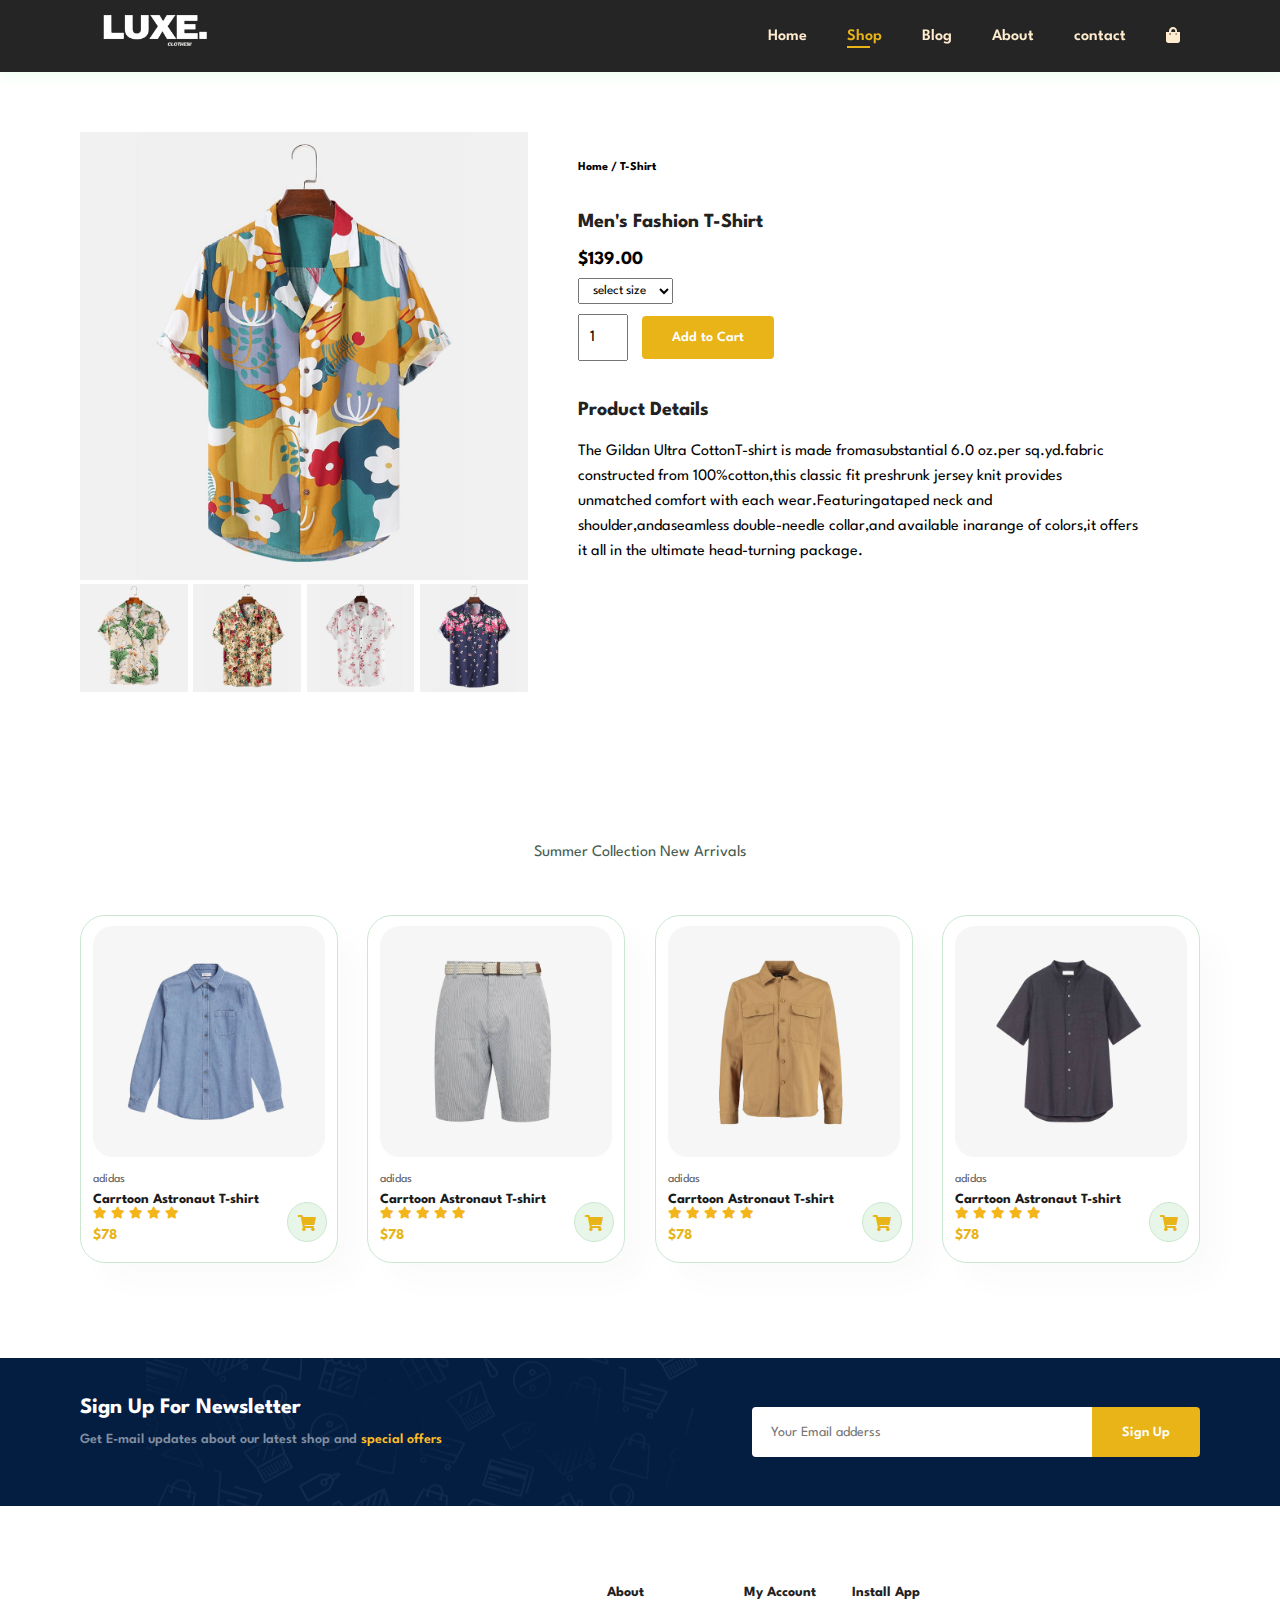
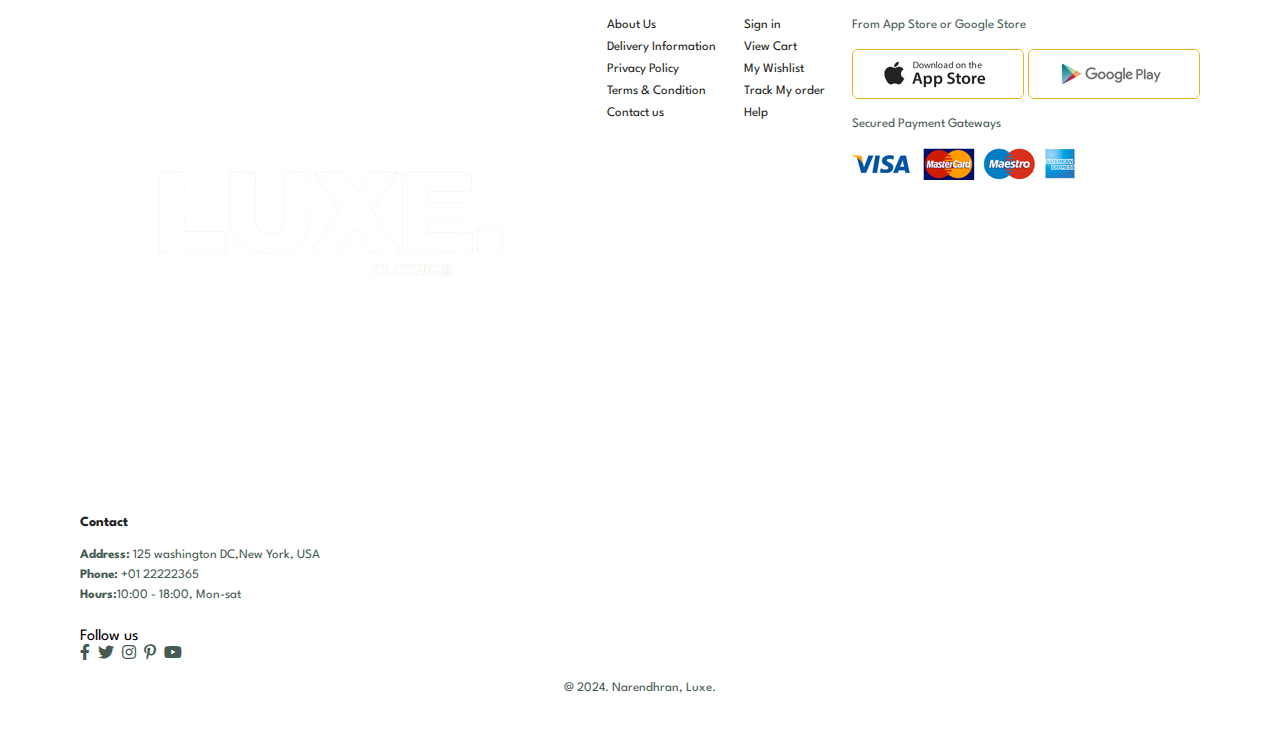
<file: sproduct.html>
<!DOCTYPE html>
<html lang="en">
<head>
    <meta charset="UTF-8">
    <meta http-equiv="X-UA-Compatible" content="IE=edge">
    <meta name="viewport" content="width=device-width, initial-scale=1.0">
    <link rel="stylesheet" href="style.css">
    <link rel="stylesheet" href="https://use.fontawesome.com/releases/v5.15.4/css/all.css"/>
    <title>Cara</title>
</head>
<body>
    
    <section id="header">
        <a href="http://">
            <img src="img/logo.png" class="logo" alt="" width="150">
        </a>
        <div>
            <ul id="navbar">
                <li><a   href="index.html">Home</a></li>
                <li><a class="active" href="shop.html">Shop</a></li>
                <li><a href="blog.html">Blog</a></li>
                <li><a href="about.html">About</a></li>
                <li><a href="contact.html">contact</a></li>
                <li id="lg-bag"><a href="cart.html"><i class="fas fa-shopping-bag"></i></a></li>
                <a href="#" id="close"><i class="fa fa-times"></i></a>
            </ul>
        </div>
        <div id="mobile">
            <a href="cart.html"><i class="fas fa-shopping-bag"></i></a>
            <i id="bar" class="fas fa-outdent"></i>
        </div>
    </section>

   <section id="prodetails" class="section-p1" >
        <div class="single-pro-image">
            <img src="img/products/f1.jpg" width="100%" id="MainImg" alt="">
            <dic class="small-img-group">
                <div class="small-img-col">
                    <img src="img/products/f2.jpg" width="100%" class="small-img" alt="">
                </div>
                <div class="small-img-col">
                    <img src="img/products/f3.jpg" width="100%" class="small-img" alt="">
                </div>
                <div class="small-img-col">
                    <img src="img/products/f4.jpg" width="100%" class="small-img" alt="">
                </div>
                <div class="small-img-col">
                    <img src="img/products/f5.jpg" width="100%" class="small-img" alt="">
                </div>
            </dic>
        </div>
        <div class="single-pro-details">
            <h6>Home / T-Shirt</h6>
            <h4>Men's Fashion T-Shirt</h4>
            <h3>$139.00</h3>
            <select >
                <option>select size</option>
                <option>XL</option>
                <option>XXL</option>
                <option>Small</option>
                <option>Large</option>
            </select>
            <input type="number" value="1">
            <button class="normal">Add to Cart</button>
            <h4>Product Details</h4>
            <span>The Gildan Ultra CottonT-shirt is made fromasubstantial 6.0 oz.per
                sq.yd.fabric constructed from 100%cotton,this classic fit preshrunk
                jersey knit provides unmatched comfort with each wear.Featuringataped neck
                and shoulder,andaseamless double-needle collar,and available inarange
                of colors,it offers it all in the ultimate head-turning package.
            </span>
        </div>
   </section>

       
   <section id="product1" class="section-p1" >
    <h2>Featured Products</h2>
    <p>Summer Collection New Arrivals</p>
    <div class="pro-container">
        
    
        <div class="pro">
            <img src="img/products/n5.jpg" alt="">
            <div class="des">
                <span>adidas</span>
                <h5>Carrtoon Astronaut T-shirt</h5>
                <div class="star">
                    <i class="fas fa-star"></i>
                    <i class="fas fa-star"></i>
                    <i class="fas fa-star"></i>
                    <i class="fas fa-star"></i>
                    <i class="fas fa-star"></i>
                </div>
                <h4>$78</h4>
            </div>
            <a href="#"><i class="fa fa-shopping-cart cart"></i></a>
        </div>
        <div class="pro">
            <img src="img/products/n6.jpg" alt="">
            <div class="des">
                <span>adidas</span>
                <h5>Carrtoon Astronaut T-shirt</h5>
                <div class="star">
                    <i class="fas fa-star"></i>
                    <i class="fas fa-star"></i>
                    <i class="fas fa-star"></i>
                    <i class="fas fa-star"></i>
                    <i class="fas fa-star"></i>
                </div>
                <h4>$78</h4>
            </div>
            <a href="#"><i class="fa fa-shopping-cart cart"></i></a>
        </div>
        <div class="pro">
            <img src="img/products/n7.jpg" alt="">
            <div class="des">
                <span>adidas</span>
                <h5>Carrtoon Astronaut T-shirt</h5>
                <div class="star">
                    <i class="fas fa-star"></i>
                    <i class="fas fa-star"></i>
                    <i class="fas fa-star"></i>
                    <i class="fas fa-star"></i>
                    <i class="fas fa-star"></i>
                </div>
                <h4>$78</h4>
            </div>
            <a href="#"><i class="fa fa-shopping-cart cart"></i></a>
        </div>
        <div class="pro">
            <img src="img/products/n8.jpg" alt="">
            <div class="des">
                <span>adidas</span>
                <h5>Carrtoon Astronaut T-shirt</h5>
                <div class="star">
                    <i class="fas fa-star"></i>
                    <i class="fas fa-star"></i>
                    <i class="fas fa-star"></i>
                    <i class="fas fa-star"></i>
                    <i class="fas fa-star"></i>
                </div>
                <h4>$78</h4>
            </div>
            <a href="#"><i class="fa fa-shopping-cart cart"></i></a>
        </div>
    </div>
</section>

    <section id="newsletter" class="section-p1 section-m1">
        <div class="newstext">
            <h4>Sign Up For Newsletter</h4>
            <p>Get E-mail updates about our latest shop and <span>special offers</span></p>
        </div>

        
        <div class="form">
            <input type="text" placeholder="Your Email adderss">
            <button class="normal">Sign Up</button>
        </div>
    </section>

    <footer class="section-p1">
        <div class="col">
            <img class="logo" src="img/logo.png" alt="">
            <h4>Contact</h4>
            <p><strong>Address:</strong> 125 washington DC,New York, USA</p>
            <p><strong>Phone:</strong> +01 22222365 </p>
            <p><strong>Hours:</strong>10:00 - 18:00, Mon-sat</p>
            <div class="follow">
                Follow us
                <div class="icons">
                    <i class="fab fa-facebook-f"></i>
                    <i class="fab fa-twitter"></i>
                    <i class="fab fa-instagram"></i>
                    <i class="fab fa-pinterest-p"></i>
                    <i class="fab fa-youtube"></i>
                </div>
            </div>
        </div>

        <div class="col">
            <h4>About</h4>
            <a href="">About Us</a>
            <a href="">Delivery Information</a>
            <a href="">Privacy Policy</a>
            <a href="">Terms & Condition</a>
            <a href="">Contact us</a>
        </div>

        <div class="col">
            <h4>My Account</h4>
            <a href="">Sign in</a>
            <a href="">View Cart</a>
            <a href="">My Wishlist</a>
            <a href="">Track My order</a>
            <a href="">Help</a>
        </div>
        <div class="col install">
            <h4>Install App</h4>
            <p>From App Store or Google Store</p>
            <div class="row">
                <img src="img/pay/app.jpg" alt="">
                <img src="img/pay/play.jpg" alt="">
            </div>
            <p>Secured Payment Gateways</p>
            <img src="img/pay/pay.png" alt="">
        </div>

        <div class="copyright">
            <p>@ 2024. Narendhran, Luxe.</p>
        </div>
    </footer>

    <script>
        var MainImg = document.getElementById("MainImg");
        var small = document.getElementsByClassName("small-img");

        small[0].onclick = function(){
            MainImg.src = small[0].src;
        }
        small[1].onclick = function(){
            MainImg.src = small[1].src;
        }
        small[2].onclick = function(){
            MainImg.src = small[2].src;
        }
        small[3].onclick = function(){
            MainImg.src = small[3].src;
        }
    </script>

    <script src="script.js"></script>
</body>
</html>
</file>
<file: style.css>
@import url('https://fonts.googleapis.com/css2?family=Spartan:wght@100;200;300;400;500;600;700;800;900&display=swap');
*{
    margin: 0;
    padding: 0;
    box-sizing: border-box;
    font-family: 'Spartan', sans-serif;
}

h1{
    font-size: 50px;
    line-height: 64px;
    color: orange;
}

h2{
    font-size: 46px;
    line-height: 54px;
    color: white;
}

h4{
    font-size: 20px;
    color: #222;
}

h6{
    font-weight: 700;
    font-size: 12px;
}

p{
    font-size: 16px;
    color: #465b52;
    margin: 15px 0 20px 0;
}

.section-p1{
    padding: 40px 80px;
}

.section-m1{
    margin: 40px 0;
}

button.normal{
    font-size: 14px;
    font-weight: 600;
    padding: 15px 30px;
    color: black;
    background-color: white;
    border-radius: 4px;
    cursor: pointer;
    border: none;
    outline: none;
    transition: 0.2s;
}

button.white{
    font-size: 13px;
    font-weight: 600;
    padding: 11px 18px;
    color: white;
    background-color: transparent;
    border-radius: 4px;
    cursor: pointer;
    border: 1px solid white;
    outline: none;
    transition: 0.2s;
}

body{
    width: 100%;
}

#header{
    display: flex;
    align-items: center;
    justify-content: space-between;
    padding: 20px 80px;
    background-color: #252525;
    box-shadow: 0 5px 15px rgba(5, 239, 9, 0.06) ;
    z-index: 900;
    position: sticky;
    top: 0;
    left: 0;
    height: 8vh;
}

#navbar{
    display: flex;
    align-items: center;
    justify-content: center;
}

#navbar li{
    list-style: none;
    padding: 0 20px;
    position: relative;
}

#navbar li a{
    text-decoration: none;
    font-size: 16px;
    font-weight: 600;
    color: blanchedalmond;
    transition: 0.3s ease;
}

#navbar li a:hover, 
#navbar li a.active {
   color: #e8b418;
}

#navbar li a.active::after,
#navbar li a:hover::after{
    content: "";
    width: 30%;
    height: 2px;
    background: #e8b418;
    position: absolute;
    bottom: -4px;
    left: 20px;
}

#mobile{
    display: none;
    align-items: center;
}

#close{
    display: none;
}

/* Home*/

#hero{
    background-image: url(img/hero4.jpg);
    height: 90vh;
    width: 100%;
    background-size: cover;
    background-position:right 0 top 3%;
    padding: 0 80px;
    display: flex;
    flex-direction: column;
    align-items: flex-start;
    justify-content: center;   
}

#hero h4{
    padding-bottom: 15px;
    color: orange;
}

#hero h1{
    color: green;
}

#hero button{
    background-image: url(img/button.png);
    background-color: transparent;
    color: #39321c;
    border: 0;
    padding: 14px 80px 14px 65px;
    background-repeat: no-repeat;
    cursor: pointer;
    font-weight: 700;
    font-size: 15px;
}

#feature{
    display: flex;
    align-items: center;
    justify-content: space-between ;
    flex-wrap: wrap;
}

#feature .fe-box{
    width: 180px;
    text-align: center;
    padding: 25px 15px;
    box-shadow: 20px 20px 34px rgba(0, 0, 0, 0.03);
    border: 1px solid #cce7d0;
    border-radius: 4px;
    margin: 15px 0;
}

#feature .fe-box:hover{
    box-shadow: 10px 10px 54px rgba(70, 62, 221, 0.1);

}

#feature .fe-box img{
    width: 100%;
    margin-bottom: 10px;
}

#feature .fe-box h6{
    display: inline-block;
    padding: 9px 8px 6px 8px;
    line-height: 1;
    border-radius: 4px;
    color: #493c18;
    background-color: #b4f8f4;
}

#feature .fe-box:nth-child(2) h6{
    background-color:  #fcb6f1;
}

#feature .fe-box:nth-child(3) h6{
    background-color:  #bbf5bd;
}

#feature .fe-box:nth-child(4) h6{
    background-color:  #9bcbfc;
}

#feature .fe-box:nth-child(5) h6{
    background-color:  #cbbcd7;
}

#feature .fe-box:nth-child(6) h6{
    background-color:  #ffe4d8;
}

#product1{
    text-align: center;
}

#product1 .pro-container{
    display: flex;
    justify-content: space-between;
    padding-top: 20px;
    flex-wrap: wrap;
}

#product1 .pro{
    
    width: 23%;
    min-width: 250px;
    padding: 10px 12px;
    border: 1px solid #cce7d0;
    border-radius: 25px;
    cursor: pointer;
    box-shadow: 20px 20px 30px rgba(0, 0, 0, 0.02);
    margin: 15px 0;
    transition: 0.2s ease;
    position: relative;

}

#product1 .pro:hover{
    box-shadow: 20px 20px 30px rgba(0, 0, 0, 0.06);
}

#product1 .pro img{
    width: 100%;
    border-radius: 20px;
}

#product1 .pro .des{
    text-align: start;
    padding: 10px 0;
    
}

#product1 .pro .des span{
    color: #606063;
    font-size: 12px;
}

#product1 .pro .des h5{
    padding-top: 7px;
    color: #1a1a1a;
    font-size: 14px;
}

#product1 .pro .des i{
    font-size: 12px;
    color: rgb(243, 181, 25);
}

#product1 .pro .des h4{
    padding-top: 7px;
    font-size: 15px;
    font-weight: 700;
    color: #e8b418;
}

#product1 .pro .cart{
    color: #222;
    width: 40px;
    height: 40px;
    line-height: 40px;
    border-radius: 50px;
    background-color: #e8f6ea;
    color: #e8b418;
    border: 1px solid #cce7d0 ;
    position: absolute;
    bottom: 20px;
    right: 10px;
}

/* banner*/

#banner{
    display: flex;
    flex-direction: column;
    justify-content: center;
    align-items: center;
    text-align: center;
    background-image: url(img/banner/b2.jpg);
    width: 100%;
    height: 40vh;
    background-size: cover;
    background-position: center;
}

#banner h4{
    color: #fff;
    font-size: 16px;
}

#banner h2{
    color: white;
    font-size: 30px;
    padding: 10px 0;
}

#banner h2 span{
    color: red;
}

#banner button:hover{
    background-color: #e8b418;
    color: white;
}

#sm-banner {
    display: flex;
    justify-content: space-between;
    flex-wrap: wrap;
}

#sm-banner .banner-box{
    display: flex;
    flex-direction: column;
    justify-content: center;
    align-items: flex-start;
    background-image: url(img/banner/b17.jpg);
    min-width: 580px;
    height: 50vh;
    background-size: cover;
    background-position: center;
    padding: 30px;
}

#sm-banner .banner-box2{
    background-image: url(img/banner/b10.jpg);
}

#sm-banner h4{
    color: white;
    font-size: 20px;
    font-weight: 300;
}

#sm-banner h2{
    color: white;
    font-size: 28px;
    font-weight: 800;
}

#sm-banner span{
    color: white;
    font-size: 14px;
    font-weight: 500;
    padding-bottom: 15px;
}

.banner-box button:hover{
    background-color: #e8184d;
    border: 1px solid #e8184d;
}

#banner3 .banner-box{
    display: flex;
    flex-direction: column;
    justify-content: center;
    align-items: flex-start;
    background-image: url(img/banner/b7.jpg);
    min-width: 30%;
    height: 30vh;
    background-size: cover;
    background-position: center;
    padding: 20px;
    margin-bottom: 20px;
}

#banner3 .banner-box2{
    background-image: url(img/banner/b4.jpg);

}

#banner3 .banner-box3{
    background-image: url(img/banner/b18.jpg);

}

#banner3 h2{
    color: white;
    font-weight: 900;
    font-size: 22px;
}

#banner3 h3{
    color: rgb(255, 196, 0);
    font-weight: 800;
    font-size: 15px;
}

#banner3{
    display: flex;
    justify-content: space-between;
    flex-wrap: wrap;
    padding: 0 80px;
}

#newsletter{
    display: flex;
    justify-content: space-between;
    flex-wrap: wrap;
    align-items: center;
  
    background-image:  url(img/banner/b14.png);
    background-repeat: no-repeat ;
    background-position: 20% 30%;
    background-color: #041e42;
}

#newsletter h4{
    font-size: 22px;
    font-weight: 700;
    color: white;

}

#newsletter p{
    font-size: 14px;
    font-weight: 600;
    color: #818ea0;
}

#newsletter p span{
    color: #ffbd27;
}

#newsletter .form{
    display: flex;
    width: 40%;
}

#newsletter input{
    height: 3.125rem;
    padding: 0 1.25em;
    font-size: 14px;
    width: 100%;
    border: 1px solid transparent;
    border-radius: 4px;
    outline: none;
    border-bottom-right-radius: 0;
    border-top-right-radius: 0;
}

#newsletter button{
    background-color: #e8b418;
    color: white;
    white-space: nowrap;
    border-top-left-radius: 0;
    border-bottom-left-radius: 0;
}

footer{
    display: flex;
    justify-content: space-between;
    flex-wrap: wrap;

}

footer .col{
    display: flex;
    flex-direction: column;
    align-items: flex-start;
    margin-bottom: 20px;
}

footer .logo{
    margin-bottom: 30px;
}

footer h4{
    font-size: 14px;
    padding-bottom: 20px;
}

footer p{
    font-size: 13px;
    margin: 0 0 8px 0;
}

footer a{
    font-size: 13px;
    margin: 0 0 8px 0;
    text-decoration: none;
    color: #222;
    margin-bottom: 10px;
}

footer .follow{
    margin-top: 20px;
}

footer .follow i{
    color: #465b52;
    padding-right: 4px;
    cursor: pointer;
}

footer .install .row img{
    border: 1px solid #e8b418;
    border-radius: 6px;
}

footer .install img{
    margin: 10px 0 15px 0;
}

footer .follow i:hover, footer a:hover{
    color: #e8b418;
}

footer .copyright{
    text-align: center;
    width: 100%;
}

/* Shop page*/

#page-header{
    background-image: url("img/banner/b1.jpg");
    width: 100%;
    height: 40vh;
    background-size: cover;
    display: flex;
    flex-direction: column;
    text-align: center;
    justify-content: center;
    padding: 14px;
}

#page-header h2{
    color: white;
}
#page-header p{
    color: white;
}

#pagination{
    text-align: center;
}

#pagination a{
    text-decoration: none;
    background-color: #e8b418;
    padding: 15px 20px;
    border-radius: 4px;
    color: white;
    font-weight: 600;
}

#pagination a i{
    font-size: 16px;
    font-weight: 600;
}

/*single Product*/

#prodetails{
    display: flex;
    margin-top: 20px;

}

#prodetails .single-pro-image{
    width: 40%;
    margin-right: 50px;
}

.small-img-group{
    display: flex;
    justify-content: space-between;
}

.small-img-col{
    flex-basis: 24%;
    cursor: pointer;
}

#prodetails .single-pro-details{
    width: 50%;
    padding-top: 30px;
}

#prodetails .single-pro-details h4{
    padding: 40px 0 20px 0;
}

#prodetails .single-pro-details h2{
    font-size: 26px;
}

#prodetails .single-pro-details select{
    display: block;
    padding: 5px 10px;
    margin-bottom: 10px;
    margin-top: 10px;
}

#prodetails .single-pro-details input{
    width: 50px;
    height: 47px;
    padding-left: 10px;
    font-size: 16px;
    margin-right: 10px;
}

#prodetails .single-pro-details input:focus{
    outline: none;
}

#prodetails .single-pro-details button{
    background-color: #e8b418;
    color: white;
}

#prodetails .single-pro-details span{
    line-height: 25px;
}

/*Blog page*/

#page-header.blog-header{
    background-image: url(img/banner/b19.jpg);
}

#blog{
    padding: 150px 150px 0 150px;
}

#blog .blog-box{
    display: flex;
    align-items: center;
    width: 100%;
    position: relative;
padding-bottom: 90px;
}

#blog .blog-img{
    width: 50%;
    margin-right: 40px;
}

#blog img{
    width: 100%;
    height: 300px;
    object-fit: cover;
}

#blog .blog-details{
    width: 50%;
}

#blog .blog-details a{
    text-decoration: none;
    font-size: 11px;
    color: black;
    font-weight: 700;
    position: relative;
    transition: 0.3s;
}

#blog .blog-details a::after{
    content: "";
    width: 50%;
    height: 1px;
    background-color: black;
    position: absolute;
    top: 4px;
    right: -70px;
}

#blog .blog-details a:hover{
    color: #e8b418;
}

#blog .blog-details a:hover:after{
    background-color: #e8b418;
}

#blog .blog-box h1{
    position: absolute;
    top: -40px;
    left: 0;
    font-size: 70px;
    font-weight: 700;
    color: #c9cbce;
    z-index: -9;
}

/*About page*/

#page-header.about-header{
    background-image: url(img/about/banner.png);
}

#about-head{
    display: flex;
    align-items: center;
}

#about-head img{
    width: 50%;
    height: auto;
}

#about-head div{
    padding-left: 40px;
}

#about-app {
    text-align: center;
}

#about-app .video{
    width: 70%;
    height: 100%;
    margin: 30px auto 0 auto;
}

#about-app .video video{
    width: 100%;
    height: 100%;
    border-radius: 20px;
}
/* Contact Page*/


#contact-details{
    display: flex;
    align-items: center;
    justify-content: space-between;
}

#contact-details .details{
    width: 40%;
}

#contact-details .details span{
    font-size: 12px;
}

#form-details form h2,
#contact-details h2 {
    font-size: 26px;
    line-height: 35px;
    padding: 20px 0;
}


#contact-details h3{
    font-size: 16px;
    padding-bottom: 15px;
}

#contact-details li{
    list-style: none;
    display: flex;
    padding: 10px 0;
}

#contact-details li i{
    font-size: 14px;
    padding-right: 22px;
}

#contact-details li p{
    margin: 0;
    font-size: 14px;
}

#contact-details .map{
    width: 55%;
    height: 400px;
}

#contact-details .map iframe{
    width: 100%;
}

#form-details{
    display: flex;
    justify-content: space-between;
    margin: 30px;
    padding: 80px;
    border: 1px solid #e1e1e1;
}

#form-details form {
    width: 65%;
    display: flex;
    flex-direction: column;
    align-items: flex-start;
}

#form-details form span{
    font-size: 12px;
}

#form-details form textarea,
#form-details form input {
    width: 100%;
    padding: 12px 15px;
    outline: none;
    margin-bottom: 20px;
    border: 1px solid #e1e1e1;
}

#form-details form button{
    background-color: #e8b418;
    color: white;
}

#form-details form button:hover{
    color: black;
    background-color: white;
}

#form-details .pepole div{
    padding-bottom: 25px;
    display: flex;
    align-items: flex-start;
}

#form-details .pepole div img{
    width: 65px;
    height: 65px;
    object-fit: cover;
    margin-right: 15px;
}

#form-details .pepole div p{
    margin: 0;
    font-size: 13px;
    line-height: 25px;
}

#form-details .pepole div p span{
    display: block;
    font-size: 16px;
    font-weight: 600;
    color: black;
    
}

/*Cart Page*/

#cart {
    overflow-x: auto;
}

#cart table{
    width: 100%;
    border-collapse: collapse;
    table-layout: fixed;
    white-space: nowrap;
}

#cart table img{
    width: 70px;
}

#cart table td:nth-child(1){
    width: 100px;
    text-align: center;
}
#cart table td:nth-child(2){
    width: 150px;
    text-align: center;
}
#cart table td:nth-child(3){
    width: 250px;
    text-align: center;
}
#cart table td:nth-child(4),#cart table td:nth-child(5),#cart table td:nth-child(6){
    width: 150px;
    text-align: center;
}

#cart table td:nth-child(5) input{
width: 70px;
padding: 10px 5px 10px 15px;
}

#cart table thead{
    border: 1px solid#e2e9e1;
    border-left: none;
    border-right: none;
}

#cart table thead td{
    font-weight: 700;
    font-size: 13px;
    padding: 18px 0;
    text-transform: uppercase;
}

#cart table tbody tr td{
    padding-top: 15px;
}

#cart table tbody td{
    font-size: 13px;
}

#cart-add {
    display: flex;
    flex-wrap: wrap;
    justify-content: space-between;
}

 #coupon{
    width: 50%;
    margin-bottom: 30px;
 }

 #sub-total h3,
    #coupon h3{
    padding-bottom: 15px;
 }

 #coupon input{
    padding: 10px 20px;
    outline: none;
    width: 60%;
    margin-right: 10px;
    border: 1px solid #e2e9e1;
 }

 #coupon button,  #sub-total button{
    color: white;
    background-color: #e8b418;
    padding: 12px 20px;
 }

 #sub-total{
    width: 50%;
    margin-bottom: 30px;
    border: 1px solid #e2e9e1;
    padding: 30px;
 }


 #sub-total table{
    border-collapse: collapse;
    width: 100%;
    margin-bottom: 20px;
 }

 #sub-total table td{
    width: 50px;
    border: 1px solid #e2e9e1;
    padding: 10px;
    font-size: 13px;
 }

/*Start Media query*/

@media (max-width:799px) {

    .section-p1 {
        padding: 40px 40px;
    }
    #navbar {
        display: flex;
        flex-direction: column;
        align-items: flex-start;
        justify-content: flex-start;
        position: fixed;
        top: 0;
        right: -300px;
        height: 100vh;
        width: 300px;
        background-color: #E3E6F3;
        box-shadow: 0 40px 60px rgba(0, 0, 0, 0.01);
        padding: 80px 0 0 10px ;
        transition: 0.3s;
    }

    #navbar.active{
        right: 0px;

    }

    #navbar li{
        margin-bottom: 25px;
    }

    #mobile{
        display: flex;
        align-items: center;
    }

    #mobile i{
        color: #1a1a1a;
        font-size: 24px;
        padding-left: 20px;
    }

    #close{
        display: initial;
        position: absolute;
        top: 30px;
        left: 30px;
        color: #222;
        font-size: 24px;
    }

    #lg-bag{
        display: none;
    }

    #hero {
    
        height: 70vh;
       
        background-position: top 30% right 30%;
        padding: 0 80px;
       
    }

    #feature {
      
        justify-content: center;
        
    }

    #feature .fe-box {
       
        margin: 15px 15px;
    }

    #product1 .pro-container {
       
        justify-content: center;
  
    }

    #product1 .pro {
       margin: 15px;
     
    }

    #banner {
       height: 20vh;
    }

    #sm-banner .banner-box {
  min-width: 100%;
  height: 30vh;

    }

    #banner3 {
       
        padding: 40px;
    }

    #banner3 .banner-box {
       width: 28%;
        
    }

    #newsletter .form {
        width: 70%;
    }

    /*contact page*/

    #form-details {
        
        padding: 40px;
    }

    #form-details form {
        width: 50%;
     
    }

    /*Cart Page*/

    #cart-add {
        display: flex;
       flex-direction: column;
    }

    #coupon {
        width: 100%;
    }

    #sub-total {
        width: 100%;
       padding: 20;
    }

}

/*Mobile*/

@media (max-width: 477px) {
    .section-p1 {
        padding: 20px;
    }
    #header{
        padding: 10px 30px;
    }
    h2 {
        font-size: 32px;
        
    }
    h1{
        font-size: 38px;
    }
    #hero {
        background-position:55%;
        padding: 0 20px;
    }

    #feature .fe-box {
        width: 155px;
        margin: 0 0 15px 0;
    }
    #feature {
        justify-content:space-between;
    }

    #product1 .pro {
        width: 100%;
    }

    #banner {
        height: 40vh;
    }

    #sm-banner .banner-box {
       
        height: 40vh;
    }

    #sm-banner .banner-box2 {
        margin-top: 20px;
    }

    #banner3 {
        padding: 20px;
    }

    #banner3 .banner-box {
        width: 100%;
    }
    #newsletter .form {
        width: 100%;
    }
    #newsletter {
    padding: 40px 20px;
    }

    /*Single Product*/
    #prodetails {
        display: flex;
        flex-direction: column;
    }
    #prodetails .single-pro-image {
        width: 100%;
        margin-right: 0px;

    }
    #prodetails .single-pro-details {
        width: 100%;
    }

    /*BLog page*/

    #blog .blog-box {
        display: flex;
        flex-direction: column;
        align-items: flex-start;
        
    }

    #blog {
        padding: 100px 20px 0 20px;
    }

    #blog .blog-img {
        width: 100%;
        margin-right: 0px;
        margin-bottom: 30px;
    }

    #blog .blog-details {
        width: 100%;
    }

    /*About page*/

    #about-head {
        flex-direction: column;
    }

    #about-head img {
    width: 100%;
}
#about-head img {
    width: 100%;
    margin-bottom: 20px;
}
#about-head div {
    padding-left: 0px;
}

#about-app .video{
    width: 100%;
}
    /*contact page*/


    #contact-details {
        display: flex;
        flex-direction: column;
}

#contact-details .details {
    width: 100%;
    margin-bottom: 30px;
}

#contact-details .map{
    width: 100%;
    margin-bottom: 40px;

}

#form-details {

    margin: 10px;
    padding: 30px 10px;
flex-wrap: wrap;}

#form-details form {
    width: 100%;
    margin-bottom: 30px;
}

}
</file>
